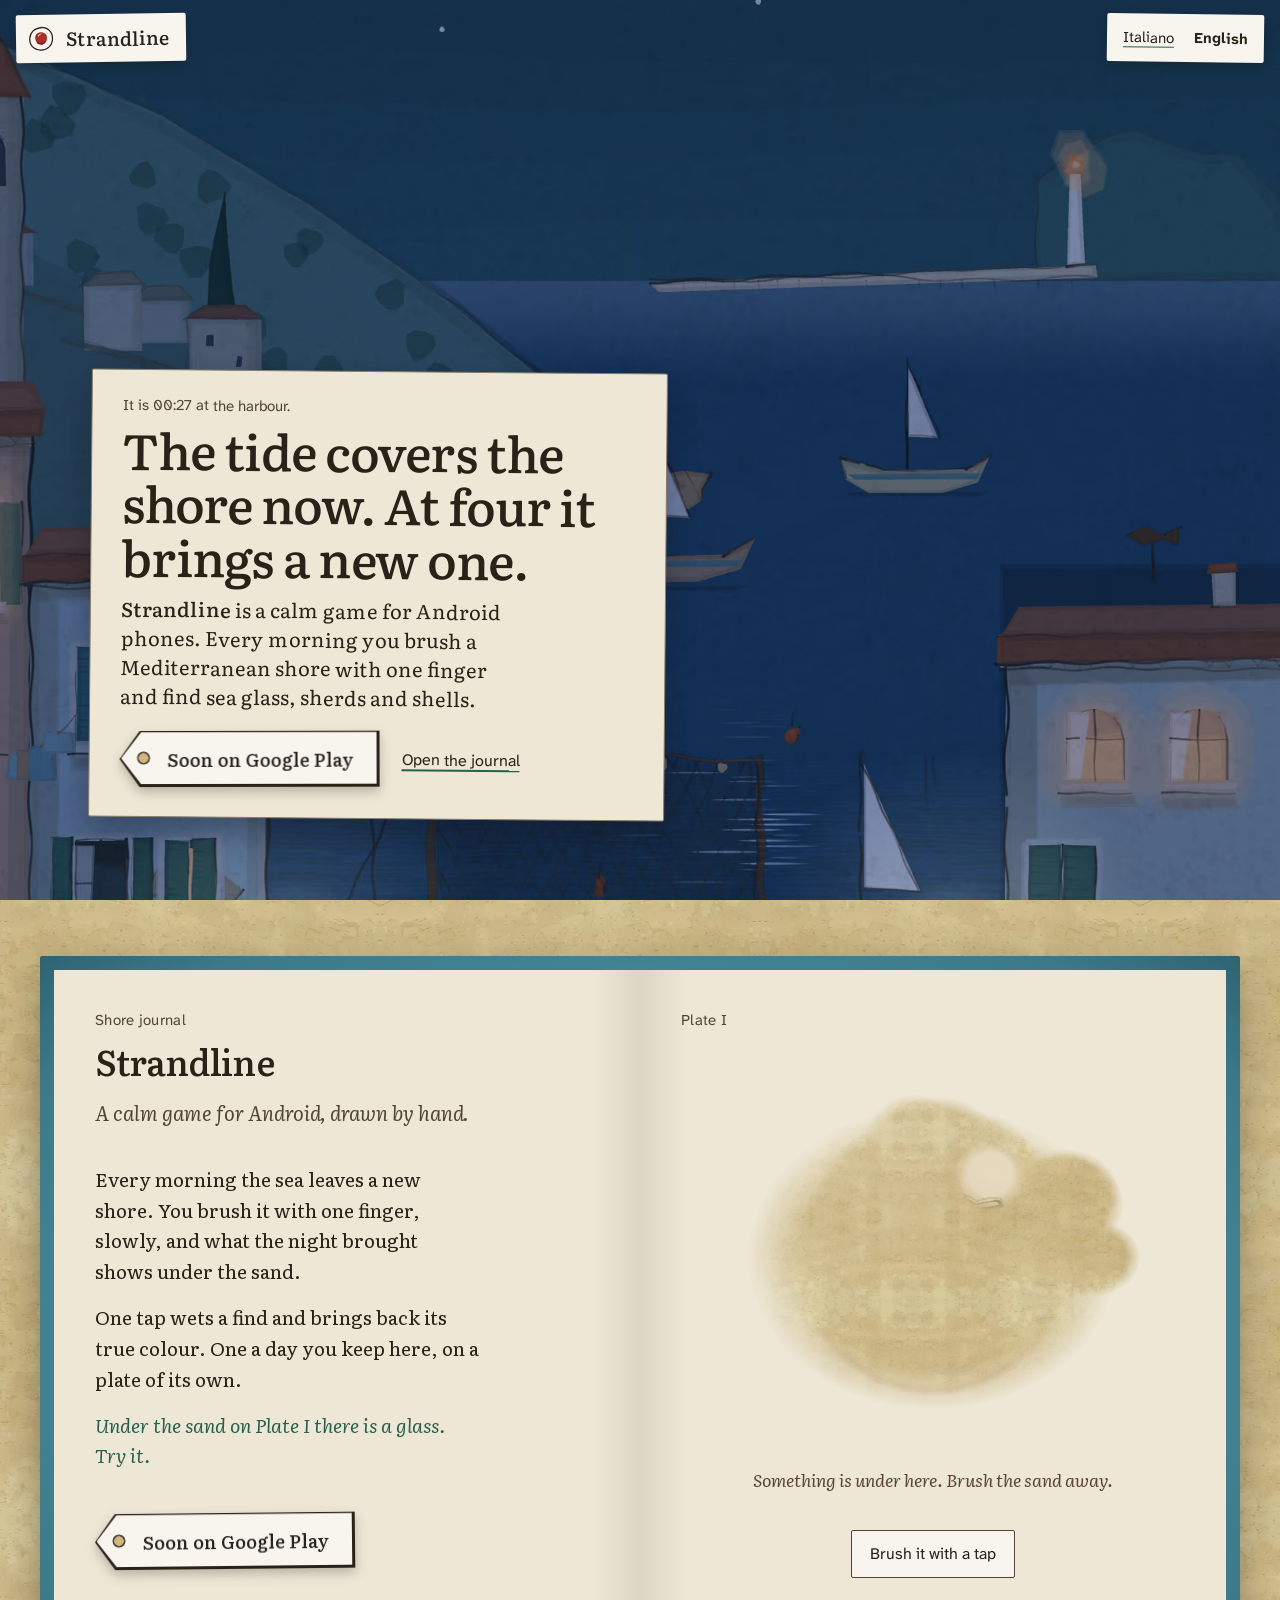
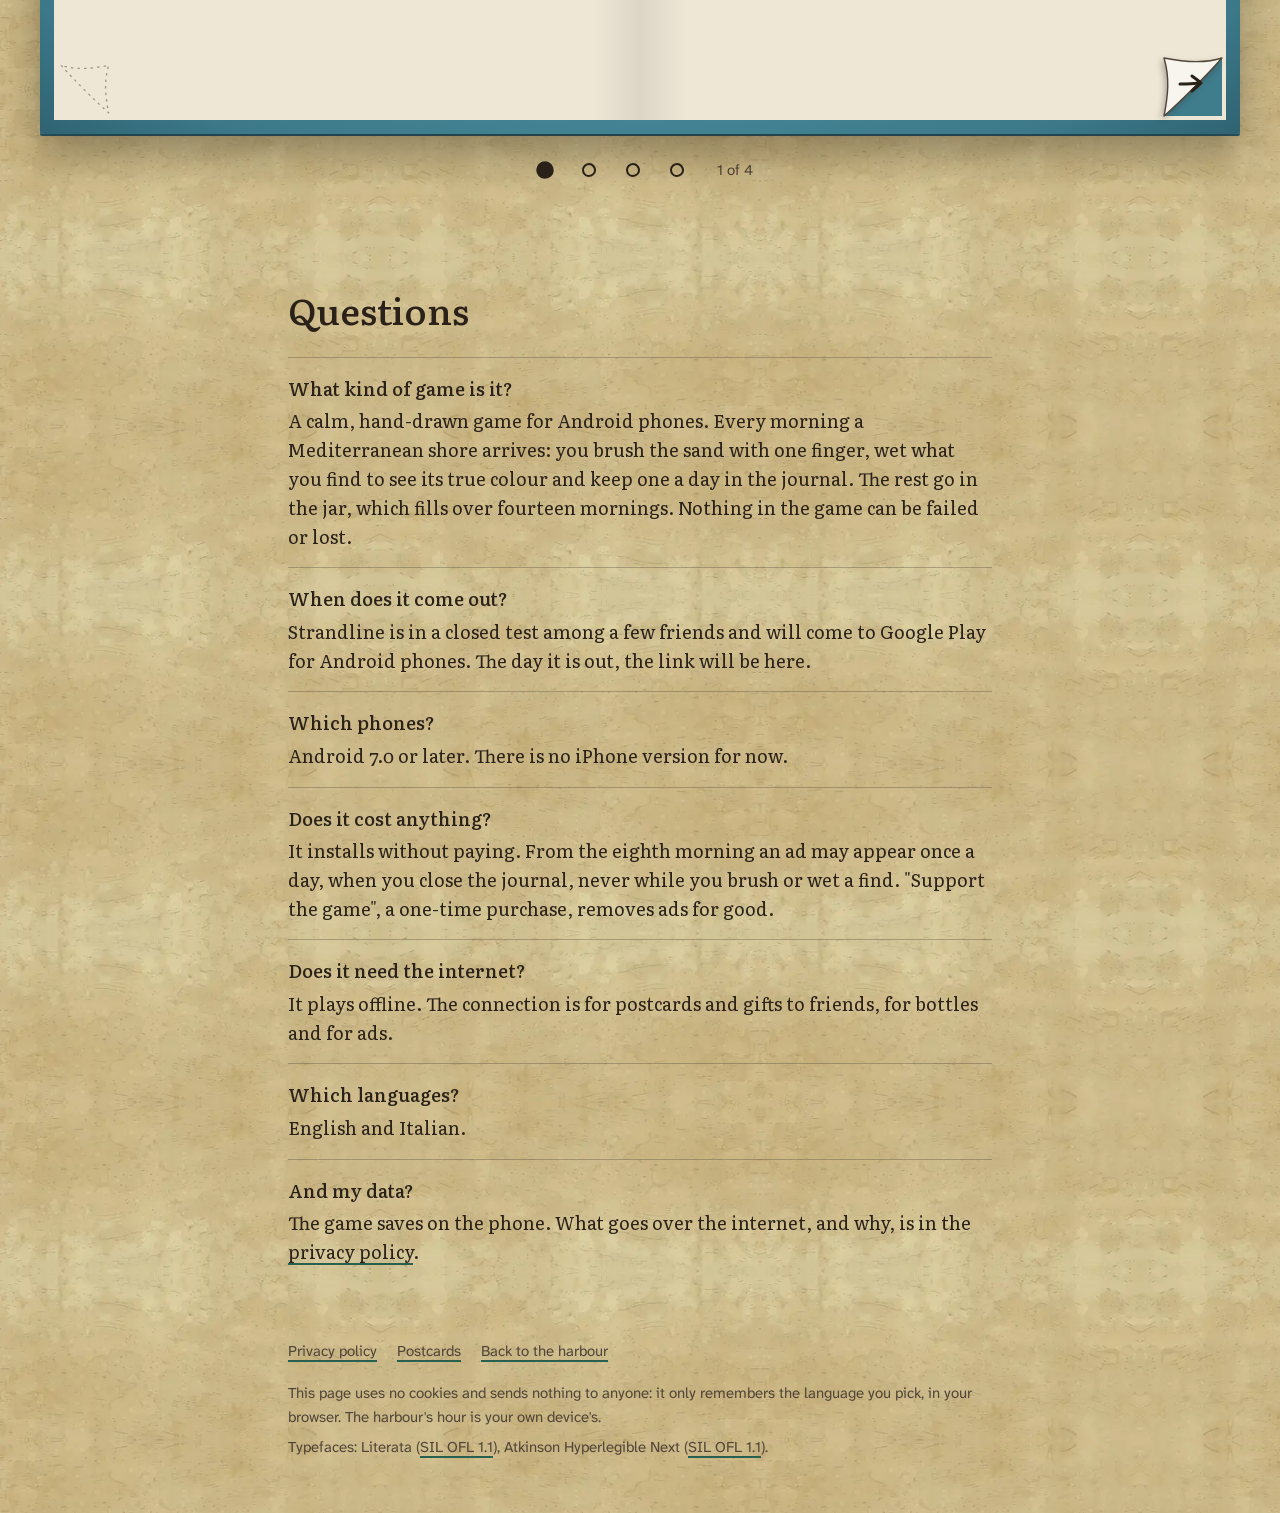
<file: index.html>
<!doctype html>
<html lang="it" data-lang="it" data-band="day">
<head>
<meta charset="utf-8">
<meta name="viewport" content="width=device-width, initial-scale=1">
<!-- Nothing leaves this page: every file comes from this site, no cookies, no analytics; the only thing kept (in the browser) is the language chosen. -->
<meta http-equiv="Content-Security-Policy" content="default-src 'self'; base-uri 'none'; form-action 'none'; object-src 'none'">
<meta name="referrer" content="no-referrer">
<meta name="color-scheme" content="light dark">
<meta name="theme-color" content="#458a9a" media="(prefers-color-scheme: light)">
<meta name="theme-color" content="#1f4858" media="(prefers-color-scheme: dark)">
<!--lang:it-->
<title>Strandline: vetri di mare, un gioco calmo per Android</title>
<meta name="description" content="Un gioco rilassante per Android, disegnato a mano: ogni mattina una riva del Mediterraneo da spazzolare con un dito. Trovi vetri di mare, cocci e conchiglie, e ne tieni uno nel taccuino.">
<meta property="og:title" content="Strandline: vetri di mare">
<meta property="og:description" content="Ogni mattina il mare lascia una riva nuova: spazzoli la sabbia, bagni i vetri di mare e ne tieni uno nel taccuino. Un gioco calmo per Android, disegnato a mano.">
<meta property="og:locale" content="it_IT">
<meta property="og:locale:alternate" content="en_US">
<meta property="og:url" content="https://strandlinegame.github.io/">
<meta property="og:image:alt" content="Il nome Strandline su un cartellino di carta, posato sulla sabbia sotto una linea di alghe e il bordo del mare.">
<meta name="twitter:image:alt" content="Il nome Strandline su un cartellino di carta, posato sulla sabbia sotto una linea di alghe e il bordo del mare.">
<link rel="canonical" href="https://strandlinegame.github.io/">
<script type="application/ld+json">
{
  "@context": "https://schema.org",
  "@type": "FAQPage",
  "inLanguage": "it",
  "mainEntity": [
    { "@type": "Question", "name": "Che gioco è Strandline?", "acceptedAnswer": { "@type": "Answer", "text": "Un gioco calmo per telefoni Android, disegnato a mano. Ogni mattina arriva una riva del Mediterraneo: spazzoli la sabbia con un dito, bagni i vetri di mare, i cocci e le conchiglie che trovi per vederne il colore vero, e ne tieni uno al giorno in un taccuino. Gli altri vanno in un barattolo che si riempie in quattordici mattine." } },
    { "@type": "Question", "name": "Quando esce Strandline?", "acceptedAnswer": { "@type": "Answer", "text": "Strandline è in prova chiusa tra pochi amici e arriverà su Google Play per telefoni Android. Il giorno in cui esce, il link sarà su questa pagina." } },
    { "@type": "Question", "name": "Su quali telefoni si gioca?", "acceptedAnswer": { "@type": "Answer", "text": "Sui telefoni Android con Android 7.0 o più recente. Per ora non c'è una versione per iPhone." } },
    { "@type": "Question", "name": "Costa qualcosa?", "acceptedAnswer": { "@type": "Answer", "text": "Si installa senza pagare. Dall'ottava mattina può comparire una pubblicità al giorno, quando chiudi il taccuino, mai mentre spazzoli o bagni un reperto. Con «Sostieni il gioco», un acquisto unico, le pubblicità spariscono per sempre." } },
    { "@type": "Question", "name": "Serve internet?", "acceptedAnswer": { "@type": "Answer", "text": "Si gioca anche senza internet. La connessione serve per mandare cartoline e regali agli amici, per le bottiglie e per la pubblicità." } },
    { "@type": "Question", "name": "In che lingue è?", "acceptedAnswer": { "@type": "Answer", "text": "In italiano e in inglese." } }
  ]
}
</script>
<!--/lang:it-->
<link rel="alternate" hreflang="it" href="https://strandlinegame.github.io/">
<link rel="alternate" hreflang="en" href="https://strandlinegame.github.io/en/">
<link rel="alternate" hreflang="x-default" href="https://strandlinegame.github.io/">
<meta property="og:site_name" content="Strandline">
<meta property="og:type" content="website">
<meta property="og:image" content="https://strandlinegame.github.io/img/og.jpg">
<meta property="og:image:width" content="1024">
<meta property="og:image:height" content="500">
<meta name="twitter:card" content="summary_large_image">
<meta name="twitter:image" content="https://strandlinegame.github.io/img/og.jpg">
<script type="application/ld+json">
{
  "@context": "https://schema.org",
  "@type": ["VideoGame", "MobileApplication"],
  "name": "Strandline",
  "url": "https://strandlinegame.github.io/",
  "description": "A calm, hand-drawn beachcombing game for Android: every morning a new Mediterranean shore to brush with one finger, sea glass, sherds and shells to wet and read, one find a day kept in a field journal and the rest poured into a jar that fills over fourteen mornings.",
  "image": "https://strandlinegame.github.io/img/og.jpg",
  "screenshot": ["https://strandlinegame.github.io/img/s-en-shore.webp", "https://strandlinegame.github.io/img/s-en-tag.webp", "https://strandlinegame.github.io/img/s-en-journal.webp", "https://strandlinegame.github.io/img/s-en-porto.webp"],
  "genre": ["Casual", "Cozy", "Collection"],
  "keywords": "sea glass, beachcombing, cozy game, relaxing game, shells, Mediterranean, field journal, vetri di mare",
  "gamePlatform": "Android",
  "operatingSystem": "Android 7.0 or later",
  "applicationCategory": "GameApplication",
  "inLanguage": ["it", "en"],
  "playMode": "SinglePlayer",
  "isAccessibleForFree": true,
  "author": { "@type": "Person", "name": "Jertlok" }
}
</script>
<script src="/lang.js"></script>
<script src="/now.js"></script>
<link rel="icon" href="/favicon.svg" type="image/svg+xml">
<link rel="preload" href="/fonts/literata.woff" as="font" type="font/woff" crossorigin>
<link rel="stylesheet" href="/style.css">
</head>
<body>

<a class="skip" href="#taccuino"><span lang="it">Salta al taccuino</span><span lang="en">Skip to the journal</span></a>

<header class="now" id="top">
  <!-- The harbour: the game's own, drawn at 3x for big screens; only the visitor's hour is ever fetched (the others stay hidden, and lazy). -->
  <div class="bg" aria-hidden="true">
    <picture class="h-dawn">
      <source media="(orientation: portrait)" type="image/avif" srcset="/img/porto-dawn-t1080.avif 1080w, /img/porto-dawn-t2160.avif 2160w" sizes="100vw">
      <source media="(orientation: portrait)" type="image/webp" srcset="/img/porto-dawn-t1080.webp 1080w, /img/porto-dawn-t2160.webp 2160w" sizes="100vw">
      <source type="image/avif" srcset="/img/porto-dawn-w1620.avif 1620w, /img/porto-dawn-w2520.avif 2520w, /img/porto-dawn-w3780.avif 3780w" sizes="100vw">
      <img src="/img/porto-dawn-w1620.webp" srcset="/img/porto-dawn-w1620.webp 1620w, /img/porto-dawn-w2520.webp 2520w, /img/porto-dawn-w3780.webp 3780w" sizes="100vw" width="1620" height="1157" alt="" loading="lazy" decoding="async">
    </picture>
    <picture class="h-day">
      <source media="(orientation: portrait)" type="image/avif" srcset="/img/porto-day-t1080.avif 1080w, /img/porto-day-t2160.avif 2160w" sizes="100vw">
      <source media="(orientation: portrait)" type="image/webp" srcset="/img/porto-day-t1080.webp 1080w, /img/porto-day-t2160.webp 2160w" sizes="100vw">
      <source type="image/avif" srcset="/img/porto-day-w1620.avif 1620w, /img/porto-day-w2520.avif 2520w, /img/porto-day-w3780.avif 3780w" sizes="100vw">
      <img src="/img/porto-day-w1620.webp" srcset="/img/porto-day-w1620.webp 1620w, /img/porto-day-w2520.webp 2520w, /img/porto-day-w3780.webp 3780w" sizes="100vw" width="1620" height="1157" alt="" loading="lazy" decoding="async">
    </picture>
    <picture class="h-golden">
      <source media="(orientation: portrait)" type="image/avif" srcset="/img/porto-golden-t1080.avif 1080w, /img/porto-golden-t2160.avif 2160w" sizes="100vw">
      <source media="(orientation: portrait)" type="image/webp" srcset="/img/porto-golden-t1080.webp 1080w, /img/porto-golden-t2160.webp 2160w" sizes="100vw">
      <source type="image/avif" srcset="/img/porto-golden-w1620.avif 1620w, /img/porto-golden-w2520.avif 2520w, /img/porto-golden-w3780.avif 3780w" sizes="100vw">
      <img src="/img/porto-golden-w1620.webp" srcset="/img/porto-golden-w1620.webp 1620w, /img/porto-golden-w2520.webp 2520w, /img/porto-golden-w3780.webp 3780w" sizes="100vw" width="1620" height="1157" alt="" loading="lazy" decoding="async">
    </picture>
    <picture class="h-night">
      <source media="(orientation: portrait)" type="image/avif" srcset="/img/porto-night-t1080.avif 1080w, /img/porto-night-t2160.avif 2160w" sizes="100vw">
      <source media="(orientation: portrait)" type="image/webp" srcset="/img/porto-night-t1080.webp 1080w, /img/porto-night-t2160.webp 2160w" sizes="100vw">
      <source type="image/avif" srcset="/img/porto-night-w1620.avif 1620w, /img/porto-night-w2520.avif 2520w, /img/porto-night-w3780.avif 3780w" sizes="100vw">
      <img src="/img/porto-night-w1620.webp" srcset="/img/porto-night-w1620.webp 1620w, /img/porto-night-w2520.webp 2520w, /img/porto-night-w3780.webp 3780w" sizes="100vw" width="1620" height="1157" alt="" loading="lazy" decoding="async">
    </picture>
  </div>
  <div class="topline">
    <a class="brand paper" href="/" aria-label="Strandline">
      <!-- The boot screen's mark: a bead of red sea glass in a loose ink ring. -->
      <svg class="mark" viewBox="0 0 120 120" aria-hidden="true" focusable="false">
        <path d="M60 14 C88 13 107 33 106 60 C105 86 86 106 58 105 C30 104 13 84 15 58 C17 34 34 16 63 15" fill="none" stroke="#2a2118" stroke-width="5" stroke-linecap="round"/>
        <path d="M37 58 C36 42 48 33 62 34 C78 35 86 47 84 61 C82 76 70 84 56 82 C44 80 38 71 37 58Z" fill="#a8302a"/>
        <path d="M44 70 C52 80 72 81 80 67 C78 79 68 85 56 83 C48 82 43 77 44 70Z" fill="#6e1b19"/>
        <path d="M48 47 C52 41 59 39 64 40 C58 42 53 46 50 52Z" fill="#f4e3d6"/>
      </svg>
      <span>Strandline</span>
    </a>
    <nav class="lang paper" aria-label="Lingua / Language">
      <a href="/" hreflang="it" data-set="it" aria-current="page">Italiano</a>
      <a href="/en/" hreflang="en" data-set="en">English</a>
    </nav>
  </div>

  <!-- The harbour behind is the game's own, at the visitor's hour (now.js); the tag says what that hour means on the shore. -->
  <div class="say">
    <p class="clock" data-clock-line hidden><span lang="it">Sono le <time data-clock></time>, al porto.</span><span lang="en">It is <time data-clock></time> at the harbour.</span></p>
    <p class="hour">
      <span class="dawn"><span lang="it">All'alba il mare ha lasciato una riva nuova.</span><span lang="en">At dawn the sea left a new shore.</span></span>
      <span class="day"><span lang="it">La riva di stamattina è ancora lì, sotto la sabbia.</span><span lang="en">This morning's shore is still there, under the sand.</span></span>
      <span class="golden"><span lang="it">C'è tempo fino alle nove, poi la marea copre la riva.</span><span lang="en">There is time until nine, then the tide covers the shore.</span></span>
      <span class="night"><span lang="it">Ora la marea copre la riva. Alle quattro ne porta una nuova.</span><span lang="en">The tide covers the shore now. At four it brings a new one.</span></span>
    </p>
    <h1>
      <span lang="it"><strong>Strandline</strong> è un gioco calmo per telefoni Android. Ogni mattina spazzoli una riva del Mediterraneo con un dito e trovi vetri di mare, cocci e conchiglie.</span>
      <span lang="en"><strong>Strandline</strong> is a calm game for Android phones. Every morning you brush a Mediterranean shore with one finger and find sea glass, sherds and shells.</span>
    </h1>
    <div class="act">
      <a class="way" data-play href="#" hidden><span lang="it">Entra nella prova</span><span lang="en">Join the test</span></a>
      <p class="way" data-soon><span lang="it">Presto su Google Play</span><span lang="en">Soon on Google Play</span></p>
      <a class="open-book" href="#taccuino"><span lang="it">Apri il taccuino</span><span lang="en">Open the journal</span></a>
    </div>
  </div>
</header>

<main class="desk" id="taccuino">
  <h2 class="sr" id="h-taccuino"><span lang="it">Il taccuino</span><span lang="en">The journal</span></h2>
  <div class="book">
    <div class="leaves" data-leaves tabindex="0" role="region" aria-labelledby="h-taccuino">

      <section class="page" aria-labelledby="h-strandline">
        <p class="tav"><span lang="it">Taccuino di riva</span><span lang="en">Shore journal</span></p>
        <h2 id="h-strandline" class="title">Strandline</h2>
        <p class="subtitle"><span lang="it">Un gioco calmo per Android, disegnato a mano.</span><span lang="en">A calm game for Android, drawn by hand.</span></p>
        <div class="entry">
          <p lang="it">Ogni mattina il mare lascia una riva nuova. La spazzoli con un dito, piano, e sotto la sabbia compare quello che ha portato la notte.</p>
          <p lang="en">Every morning the sea leaves a new shore. You brush it with one finger, slowly, and what the night brought shows under the sand.</p>
          <p lang="it">Un tocco bagna il reperto e gli ridà il suo colore vero. Uno al giorno lo tieni qui, su una tavola tutta sua.</p>
          <p lang="en">One tap wets a find and brings back its true colour. One a day you keep here, on a plate of its own.</p>
          <p class="hand" lang="it">Nella Tav. I c'è un vetro sotto la sabbia. Provalo.</p>
          <p class="hand" lang="en">Under the sand on Plate I there is a glass. Try it.</p>
        </div>
        <a class="way" data-play href="#" hidden><span lang="it">Entra nella prova</span><span lang="en">Join the test</span></a>
        <p class="way" data-soon><span lang="it">Presto su Google Play</span><span lang="en">Soon on Google Play</span></p>
      </section>

      <section class="page" aria-labelledby="h-tav1">
        <p class="tav" id="h-tav1"><span lang="it">Tav. I</span><span lang="en">Plate I</span></p>
        <figure class="dig" data-dig>
          <div class="bed">
            <span class="ring" aria-hidden="true"></span>
            <img class="find dry" src="/img/glass-dry.webp" width="338" height="426" alt="">
            <img class="find wet" src="/img/glass-wet.webp" width="339" height="431" alt="">
            <canvas aria-hidden="true"></canvas>
          </div>
          <p class="says" aria-hidden="true">
            <span data-step="bury"><span lang="it">Qui sotto c'è qualcosa. Spazzola via la sabbia.</span><span lang="en">Something is under here. Brush the sand away.</span></span>
            <span data-step="dry"><span lang="it">Eccolo. Toccalo per bagnarlo.</span><span lang="en">There. Tap it to wet it.</span></span>
            <span data-step="wet"><span lang="it">Così, ogni mattina, una riva intera.</span><span lang="en">Like this, every morning, a whole shore.</span></span>
          </p>
          <button type="button" class="do" data-do>
            <span data-step="bury"><span lang="it">Spazzola con un tocco</span><span lang="en">Brush it with a tap</span></span>
            <span data-step="dry"><span lang="it">Bagnalo</span><span lang="en">Wet it</span></span>
          </button>
          <figcaption class="plate-name">
            <h3><span lang="it">Vetro di mare, verde bottiglia</span><span lang="en">Sea glass, bottle green</span></h3>
            <p class="hand"><span lang="it">Trovato oggi, sulla tua riva.</span><span lang="en">Found today, on your shore.</span></p>
            <p><span lang="it">Bagnato torna al verde pieno della bottiglia; asciutto, si schiarisce e si spegne.</span><span lang="en">Wet, it returns to the bottle's full green; dry, it pales and dulls.</span></p>
          </figcaption>
          <p class="sr" aria-live="polite" data-say></p>
        </figure>
      </section>

      <section class="page" aria-labelledby="h-mattina">
        <h2 id="h-mattina"><span lang="it">Pochi minuti, ogni mattina</span><span lang="en">A few minutes, every morning</span></h2>
        <figure class="pinned">
          <img lang="it" src="/img/s-it-shore.webp" width="360" height="640" loading="lazy" decoding="async" alt="La riva appena arrivata nel gioco: il mare, una linea di alghe, il nome Strandline scritto nella sabbia umida.">
          <img lang="en" src="/img/s-en-shore.webp" width="360" height="640" loading="lazy" decoding="async" alt="A new shore in the game: the sea, a line of seaweed, the name Strandline written in the damp sand.">
        </figure>
        <ol class="day">
          <li><b><span lang="it">Spazzoli</span><span lang="en">Brush</span></b>
            <span lang="it">Alle quattro del mattino arriva una riva nuova, con sei o nove reperti sotto la sabbia. Dopo una mareggiata possono essere dodici.</span>
            <span lang="en">At four in the morning a new shore comes in, with six to nine finds under the sand. After a storm there can be twelve.</span></li>
          <li><b><span lang="it">Bagni</span><span lang="en">Wet</span></b>
            <span lang="it">Un tocco ridà al reperto il suo colore. Accanto si apre un cartellino che dice cos'è e racconta una cosa vera su di lui.</span>
            <span lang="en">One tap brings back a find's colour. A paper tag opens beside it, says what it is and tells one true thing about it.</span></li>
          <li><b><span lang="it">Tieni</span><span lang="en">Keep</span></b>
            <span lang="it">Uno resta sulla tavola del giorno, nel taccuino. Gli altri li versi nel barattolo.</span>
            <span lang="en">One stays on the day's plate in the journal. The rest you pour into the jar.</span></li>
        </ol>
        <p class="small" lang="it">Una riva dura quanto un caffè. Si gioca con una mano, anche senza internet; ogni trascinamento ha un'alternativa con un tocco.</p>
        <p class="small" lang="en">A shore lasts about as long as a coffee. It plays with one hand, offline too; every drag has a tap alternative.</p>
      </section>

      <section class="page" aria-labelledby="h-reperti">
        <p class="tav"><span lang="it">Tav. II</span><span lang="en">Plate II</span></p>
        <h2 id="h-reperti"><span lang="it">77 cose da trovare</span><span lang="en">77 things to find</span></h2>
        <p lang="it">Vetri levigati, conchiglie, cocci di piatti e d'anfore, perfino una bottiglia con un messaggio. Sono tutte cose del Mediterraneo, disegnate a inchiostro e acquerello.</p>
        <p lang="en">Smoothed glass, shells, sherds of plates and amphorae, even a message in a bottle. All of them come from the Mediterranean, drawn in ink and watercolour.</p>
        <ul class="loose">
          <li><img src="/img/find-glass_bottle_green.webp" width="136" height="174" loading="lazy" decoding="async" alt=""><span lang="it">Vetro verde bottiglia</span><span lang="en">Bottle green glass</span></li>
          <li><img src="/img/find-shell_murex.webp" width="306" height="221" loading="lazy" decoding="async" alt=""><span lang="it">Murice</span><span lang="en">Murex</span></li>
          <li><img src="/img/find-pottery_maiolica.webp" width="224" height="268" loading="lazy" decoding="async" alt=""><span lang="it">Coccio di maiolica</span><span lang="en">Maiolica sherd</span></li>
          <li><img src="/img/find-coral_red.webp" width="136" height="156" loading="lazy" decoding="async" alt=""><span lang="it">Corallo rosso</span><span lang="en">Red coral</span></li>
          <li><img src="/img/find-glass_cobalt.webp" width="162" height="116" loading="lazy" decoding="async" alt=""><span lang="it">Vetro blu cobalto</span><span lang="en">Cobalt glass</span></li>
          <li><img src="/img/find-shell_scallop.webp" width="271" height="280" loading="lazy" decoding="async" alt=""><span lang="it">Canestrello</span><span lang="en">Variegated scallop</span></li>
          <li><img src="/img/find-egagropilo.webp" width="136" height="140" loading="lazy" decoding="async" alt=""><span lang="it">Egagropilo</span><span lang="en">Posidonia ball</span></li>
          <li><img src="/img/find-glass_message.webp" width="250" height="181" loading="lazy" decoding="async" alt=""><span lang="it">Bottiglia con messaggio</span><span lang="en">Message in a bottle</span></li>
          <li><img src="/img/find-shell_urchin.webp" width="194" height="204" loading="lazy" decoding="async" alt=""><span lang="it">Guscio di riccio</span><span lang="en">Sea urchin test</span></li>
          <li><img src="/img/find-coin_worn.webp" width="186" height="182" loading="lazy" decoding="async" alt=""><span lang="it">Moneta consumata</span><span lang="en">Worn coin</span></li>
          <li><img src="/img/find-sea_star.webp" width="159" height="176" loading="lazy" decoding="async" alt=""><span lang="it">Stella marina</span><span lang="en">Sea star</span></li>
          <li><img src="/img/find-shell_cowrie.webp" width="240" height="205" loading="lazy" decoding="async" alt=""><span lang="it">Porcellana</span><span lang="en">Cowrie</span></li>
        </ul>
        <p class="hand more-finds"><span lang="it">Settantasette in tutto, ognuna con la sua tavola.</span><span lang="en">Seventy-seven in all, each with its own plate.</span></p>
      </section>

      <section class="page" aria-labelledby="h-barattolo">
        <p class="tav"><span lang="it">Il barattolo</span><span lang="en">The jar</span></p>
        <h2 id="h-barattolo"><span lang="it">Gli altri vanno nel barattolo</span><span lang="en">The rest go in the jar</span></h2>
        <p lang="it">Ogni reperto che versi lascia uno schizzo a margine della pagina. In quattordici mattine il barattolo si riempie e diventa anche lui una tavola.</p>
        <p lang="en">Each find you pour leaves a sketch in the page's margin. Over fourteen mornings the jar fills and becomes a plate of its own.</p>
        <figure class="shot r">
          <img src="/img/jar.webp" width="640" height="859" loading="lazy" decoding="async" lang="it" alt="Il barattolo da vicino: conchiglie rosa, un riccio viola, vetri blu e verdi, cocci di ceramica, sassi grigi con venature bianche.">
          <img src="/img/jar.webp" width="640" height="859" loading="lazy" decoding="async" lang="en" alt="The jar up close: pink shells, a purple urchin, blue and green glass, pottery sherds, grey pebbles with white veins.">
        </figure>
        <svg class="tally" viewBox="0 0 130 34" aria-hidden="true" focusable="false">
          <path d="M5.5 5.4 L6.5 30.4 M13.7 4.5 L14.7 29.6 M21.8 5.4 L21.7 29.9 M29.5 4.4 L31.2 28.9 M2.0 24.5 L35.0 9.6 M52.2 4.3 L52.2 29.7 M59.6 5.3 L58.9 28.8 M67.5 4.4 L69.4 29.0 M76.6 4.9 L76.3 30.2 M48.0 25.4 L81.0 8.2 M98.1 5.3 L97.0 28.2 M106.4 5.0 L105.1 29.1 M113.7 5.6 L114.0 28.3 M122.4 4.2 L121.3 28.1" fill="none" stroke="currentColor" stroke-width="2" stroke-linecap="round"/>
        </svg>
        <p class="sr"><span lang="it">Quattordici tacche, quattordici mattine.</span><span lang="en">Fourteen tally marks, fourteen mornings.</span></p>
        <p class="small" lang="it">Se salti un giorno, domattina c'è una riva nuova e il taccuino è dove l'hai lasciato. Quello che trovi resta tuo.</p>
        <p class="small" lang="en">If you skip a day, there is a new shore tomorrow and the journal is where you left it. What you find stays yours.</p>
      </section>

      <section class="page" aria-labelledby="h-stanza">
        <h2 id="h-stanza"><span lang="it">La stanza e il porto</span><span lang="en">The room and the harbour</span></h2>
        <p lang="it">Tra una riva e l'altra c'è la tua stanza, con la finestra sul mare. Al muro arrivano dei biglietti: Giulia tiene un museo sul davanzale, Tonino ripara le reti al porto. Ognuno cerca qualcosa, e tu puoi prestarglielo.</p>
        <p lang="en">Between shores there is your room, with its window on the sea. Notes arrive on its wall: Giulia keeps a museum on her windowsill, Tonino mends nets at the harbour. Each is looking for something, and you can lend it.</p>
        <figure class="shot l">
          <img src="/img/room.webp" width="640" height="1007" loading="lazy" decoding="async" lang="it" alt="La stanza: un muro chiaro con biglietti appesi, una finestra ad arco sul mare, sul davanzale il taccuino blu e il barattolo, sotto la vetrina dei reperti.">
          <img src="/img/room.webp" width="640" height="1007" loading="lazy" decoding="async" lang="en" alt="The room: a pale wall with notes pinned on it, an arched window on the sea, the blue journal and the jar on the sill, the finds' glass case below.">
        </figure>
        <p class="hand" lang="it">Al porto la luce segue l'ora del giorno, come in cima a questa pagina.</p>
        <p class="hand" lang="en">At the harbour the light follows the hour of the day, as at the top of this page.</p>
      </section>

      <section class="page" aria-labelledby="h-amici">
        <h2 id="h-amici"><span lang="it">Per gli amici, e per il mare</span><span lang="en">For friends, and for the sea</span></h2>
        <p lang="it">Un reperto lo puoi mandare a un'amica come cartolina, o regalarglielo. Le arriva un link che apre il gioco, e lo trova appeso al muro della sua stanza.</p>
        <p lang="en">You can send a find to a friend as a postcard, or give it to them. They get a link that opens the game, and find it hanging on their room's wall.</p>
        <p lang="it">Oppure lo chiudi in una bottiglia con una frase e la butti dal molo. Una mattina arriverà sulla riva di qualcuno che non conosci, e potrà risponderti una volta.</p>
        <p lang="en">Or you cork it in a bottle with one sentence and throw it from the quay. Some morning it washes up on a stranger's shore, and they may answer you once.</p>
        <figure class="shot l">
          <img src="/img/postcard.webp" width="600" height="447" loading="lazy" decoding="async" lang="it" alt="Il fronte di una cartolina: un vetro di mare azzurro disegnato sulla sabbia, sotto una striscia di mare chiaro.">
          <img src="/img/postcard.webp" width="600" height="447" loading="lazy" decoding="async" lang="en" alt="A postcard's front: a pale blue piece of sea glass drawn on the sand, under a strip of light sea.">
        </figure>
        <img class="bottle" src="/img/find-glass_message.webp" width="250" height="181" loading="lazy" decoding="async" alt="">
        <p class="small" lang="it">Viaggiano solo reperti e frasi già scritte: il gioco non ha una chat e non chiede un account. <a href="/cartoline/">Hai ricevuto una cartolina?</a></p>
        <p class="small" lang="en">Only finds and ready-written sentences travel: the game has no chat and asks for no account. <a href="/cartoline/">Got a postcard?</a></p>
      </section>

      <section class="page last" aria-labelledby="h-domattina">
        <h2 id="h-domattina"><span lang="it">Domattina, sulla riva.</span><span lang="en">Tomorrow morning, on the shore.</span></h2>
        <p lang="it">Dalle nove di sera la marea copre la riva. Alle quattro ne porta una nuova, con quello che ha trovato la notte.</p>
        <p lang="en">From nine in the evening the tide covers the shore. At four it brings a new one, with what the night found.</p>
        <div>
          <a class="way" data-play href="#" hidden><span lang="it">Entra nella prova</span><span lang="en">Join the test</span></a>
          <p class="way" data-soon><span lang="it">Presto su Google Play</span><span lang="en">Soon on Google Play</span></p>
        </div>
        <p class="small"><a href="#domande"><span lang="it">Domande sul gioco</span><span lang="en">Questions about the game</span></a></p>
      </section>
    </div>
    <button class="turn turn-back" type="button" data-turn="-1" hidden>
      <svg viewBox="0 0 76 76" aria-hidden="true" focusable="false">
        <path class="cut" d="M72 14 C58 30 30 58 14 72 L72 72Z"/>
        <path class="flap" d="M72 14 C58 30 30 58 14 72 C18 52 20 34 14 14 C34 18 54 20 72 14Z"/>
        <path class="arrow" d="M30 40 C36 40 42 40 48 39 M42 32 C46 35 49 37 51 39 C48 42 45 44 42 47"/>
      </svg>
      <span class="sr"><span lang="it">Pagina precedente</span><span lang="en">Previous page</span></span>
    </button>
    <button class="turn turn-on" type="button" data-turn="1" hidden>
      <svg viewBox="0 0 76 76" aria-hidden="true" focusable="false">
        <path class="cut" d="M72 14 C58 30 30 58 14 72 L72 72Z"/>
        <path class="flap" d="M72 14 C58 30 30 58 14 72 C18 52 20 34 14 14 C34 18 54 20 72 14Z"/>
        <path class="arrow" d="M30 40 C36 40 42 40 48 39 M42 32 C46 35 49 37 51 39 C48 42 45 44 42 47"/>
      </svg>
      <span class="sr"><span lang="it">Pagina successiva</span><span lang="en">Next page</span></span>
    </button>
  </div>
  <!-- Turning pages: the page's own corners and a row of beads; shown by site.js (without it the book still scrolls and swipes). -->
  <div class="leafing" data-leafing hidden>
    <div class="beads" data-beads role="group"><span class="sr"><span lang="it">Pagine del taccuino</span><span lang="en">Journal pages</span></span></div>
    <output class="count" data-count aria-live="polite"></output>
  </div>
</main>

<section class="faq" id="domande" aria-labelledby="h-domande">
  <h2 id="h-domande"><span lang="it">Domande</span><span lang="en">Questions</span></h2>
  <dl>
    <div>
      <dt><span lang="it">Che gioco è?</span><span lang="en">What kind of game is it?</span></dt>
      <dd lang="it">Un gioco calmo per telefoni Android, disegnato a mano. Ogni mattina arriva una riva del Mediterraneo: spazzoli la sabbia con un dito, bagni quello che trovi per vederne il colore vero e ne tieni uno al giorno nel taccuino. Gli altri vanno nel barattolo, che si riempie in quattordici mattine. Nel gioco non si sbaglia e non si perde niente.</dd>
      <dd lang="en">A calm, hand-drawn game for Android phones. Every morning a Mediterranean shore arrives: you brush the sand with one finger, wet what you find to see its true colour and keep one a day in the journal. The rest go in the jar, which fills over fourteen mornings. Nothing in the game can be failed or lost.</dd>
    </div>
    <div>
      <dt><span lang="it">Quando esce?</span><span lang="en">When does it come out?</span></dt>
      <dd lang="it">Strandline è in prova chiusa tra pochi amici e arriverà su Google Play per telefoni Android. Il giorno in cui esce, il link sarà qui.</dd>
      <dd lang="en">Strandline is in a closed test among a few friends and will come to Google Play for Android phones. The day it is out, the link will be here.</dd>
    </div>
    <div>
      <dt><span lang="it">Su quali telefoni?</span><span lang="en">Which phones?</span></dt>
      <dd lang="it">Android 7.0 o più recente. Per ora non c'è una versione per iPhone.</dd>
      <dd lang="en">Android 7.0 or later. There is no iPhone version for now.</dd>
    </div>
    <div>
      <dt><span lang="it">Costa qualcosa?</span><span lang="en">Does it cost anything?</span></dt>
      <dd lang="it">Si installa senza pagare. Dall'ottava mattina può comparire una pubblicità al giorno, quando chiudi il taccuino, mai mentre spazzoli o bagni un reperto. Con «Sostieni il gioco», un acquisto unico, le pubblicità spariscono per sempre.</dd>
      <dd lang="en">It installs without paying. From the eighth morning an ad may appear once a day, when you close the journal, never while you brush or wet a find. "Support the game", a one-time purchase, removes ads for good.</dd>
    </div>
    <div>
      <dt><span lang="it">Serve internet?</span><span lang="en">Does it need the internet?</span></dt>
      <dd lang="it">Si gioca anche senza. La connessione serve per le cartoline e i regali agli amici, per le bottiglie e per la pubblicità.</dd>
      <dd lang="en">It plays offline. The connection is for postcards and gifts to friends, for bottles and for ads.</dd>
    </div>
    <div>
      <dt><span lang="it">In che lingue?</span><span lang="en">Which languages?</span></dt>
      <dd lang="it">Italiano e inglese.</dd>
      <dd lang="en">English and Italian.</dd>
    </div>
    <div>
      <dt><span lang="it">E i miei dati?</span><span lang="en">And my data?</span></dt>
      <dd lang="it">Il gioco salva sul telefono. Cosa passa per internet, e perché, è scritto nell'<a href="/privacy/">informativa sulla privacy</a>.</dd>
      <dd lang="en">The game saves on the phone. What goes over the internet, and why, is in the <a href="/privacy/">privacy policy</a>.</dd>
    </div>
  </dl>
</section>

<footer>
  <p class="links">
    <a href="/privacy/"><span lang="it">Informativa sulla privacy</span><span lang="en">Privacy policy</span></a>
    <a href="/cartoline/"><span lang="it">Cartoline</span><span lang="en">Postcards</span></a>
    <a href="#top"><span lang="it">Torna al porto</span><span lang="en">Back to the harbour</span></a>
  </p>
  <p><span lang="it">Questa pagina non usa cookie e non manda niente a nessuno: ricorda solo la lingua che scegli, nel tuo browser. L'ora del porto è quella del tuo telefono.</span><span lang="en">This page uses no cookies and sends nothing to anyone: it only remembers the language you pick, in your browser. The harbour's hour is your own device's.</span></p>
  <p class="fonts"><span lang="it">Caratteri:</span><span lang="en">Typefaces:</span> Literata (<a href="/fonts/OFL-Literata.txt">SIL OFL 1.1</a>), Atkinson Hyperlegible Next (<a href="/fonts/OFL-AtkinsonHyperlegibleNext.txt">SIL OFL 1.1</a>).</p>
</footer>

<script src="/site.js"></script>
</body>
</html>
</file>
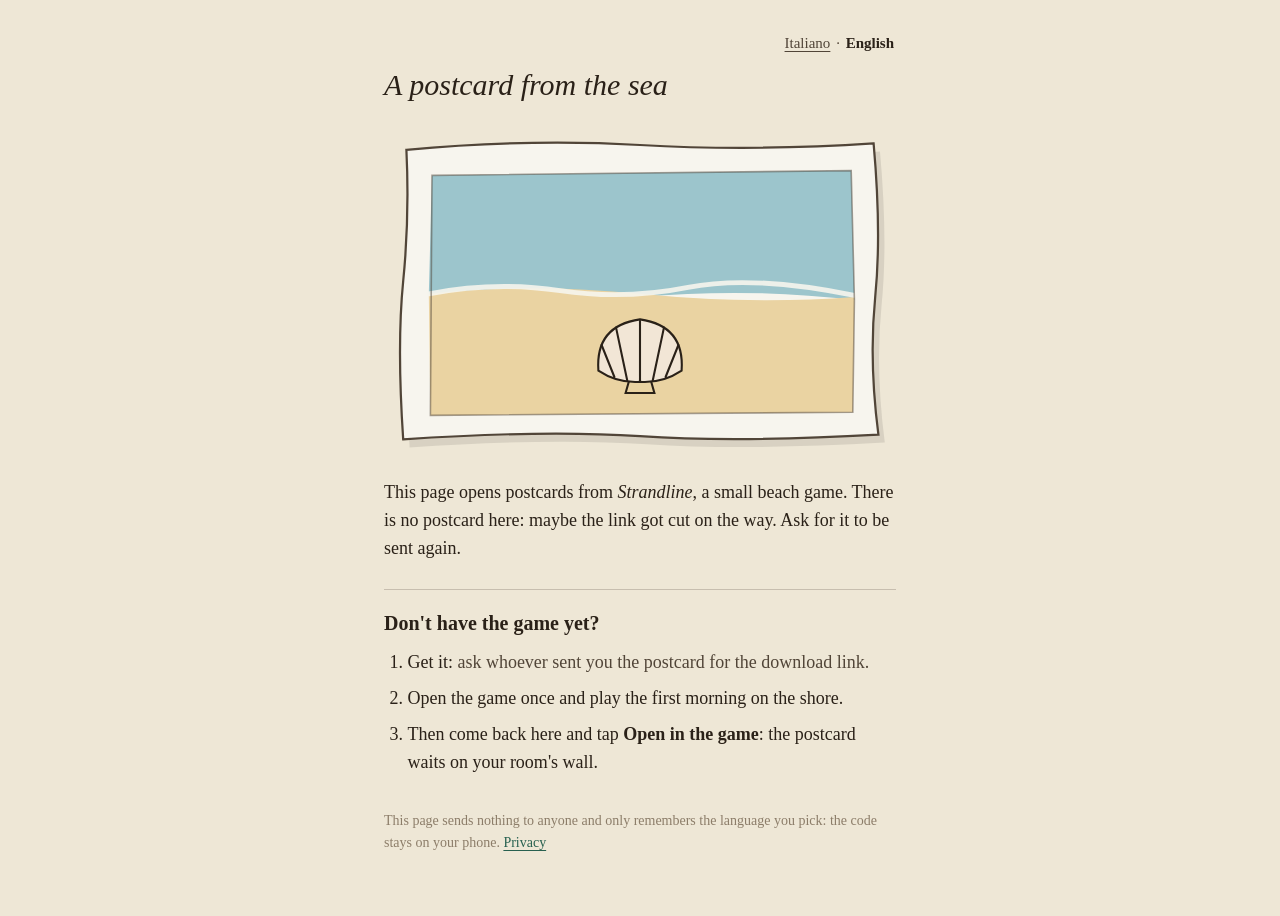
<file: cartoline/index.html>
<!doctype html>
<html lang="it">
<head>
<meta charset="utf-8">
<meta name="viewport" content="width=device-width, initial-scale=1">
<!-- Nothing leaves this page: no requests, no cookies, no analytics; only the chosen language is kept in the browser. The card's code is after '#', which the browser
     never sends to the server; this script only reads it to build the button and the text to copy. -->
<meta http-equiv="Content-Security-Policy" content="default-src 'none'; style-src 'unsafe-inline'; script-src 'unsafe-inline'; img-src data:; base-uri 'none'; form-action 'none'">
<meta name="referrer" content="no-referrer">
<meta name="robots" content="noindex">
<title>Una cartolina dal mare</title>
<style>
  :root {
    --paper: #eee7d6; --card: #f7f5ee; --ink: #2a2118; --ink-soft: #514538; --veiled: #8c7d69;
    --sea: #9cc5cc; --sea-deep: #458a9a; --sand: #ead3a2; --note: #27604f; --terra: #a4593f;
  }
  @media (prefers-color-scheme: dark) {
    :root:not([data-theme="light"]) {
      --paper: #1f2a2e; --card: #2a3438; --ink: #efe8d8; --ink-soft: #cfc4ae; --veiled: #a3967f;
      --sea: #4d7f8a; --sea-deep: #9cc5cc; --sand: #8a7650; --note: #7fbfa8; --terra: #e0a184;
    }
  }
  * { box-sizing: border-box; }
  html { -webkit-text-size-adjust: 100%; }
  body {
    margin: 0; background: var(--paper); color: var(--ink);
    font: 18px/1.55 "Iowan Old Style", "Palatino Linotype", Palatino, Georgia, "Noto Serif", serif;
  }
  main { max-width: 34rem; margin: 0 auto; padding: 28px 16px 48px; }
  .lang { text-align: right; font-size: 15px; color: var(--ink-soft); margin: 0 0 8px; }
  .lang button { font: inherit; color: inherit; background: none; border: 0; padding: 4px 2px; cursor: pointer; text-decoration: underline; text-underline-offset: 3px; }
  .lang button[aria-pressed="true"] { text-decoration: none; font-weight: 600; color: var(--ink); }
  h1 { font-weight: 500; font-style: italic; font-size: 30px; line-height: 1.2; margin: 6px 0 18px; }
  p { margin: 0 0 14px; }
  .soft { color: var(--ink-soft); }
  svg.card { display: block; width: 100%; height: auto; margin: 4px 0 22px; }
  .open {
    display: block; width: 100%; text-align: center; text-decoration: none; font: inherit; font-size: 19px;
    background: var(--note); color: #f7f5ee; border: 0; padding: 15px 18px; margin: 6px 0 10px; cursor: pointer;
    border-radius: 3px 6px 4px 7px; box-shadow: 2px 3px 0 rgba(42, 33, 24, .22);
  }
  .plain {
    font: inherit; font-size: 17px; background: var(--card); color: var(--ink); border: 1.5px solid var(--ink-soft);
    padding: 10px 16px; cursor: pointer; border-radius: 6px 3px 7px 4px;
  }
  .code {
    background: var(--card); border: 1.5px dashed var(--veiled); padding: 12px 14px; margin: 10px 0;
    font-family: ui-monospace, "DejaVu Sans Mono", Menlo, monospace; font-size: 15px; letter-spacing: .04em; word-spacing: .3em;
    overflow-wrap: anywhere; user-select: all; -webkit-user-select: all;
  }
  section { border-top: 1px solid rgba(81, 69, 56, .25); margin-top: 26px; padding-top: 18px; }
  h2 { font-size: 20px; font-weight: 600; margin: 0 0 10px; }
  ol { padding-left: 1.3em; margin: 0 0 14px; }
  li { margin: 0 0 8px; }
  a { color: var(--note); text-underline-offset: 3px; }
  footer { margin-top: 34px; font-size: 14px; color: var(--veiled); }
  [hidden] { display: none !important; }
  html[data-lang="it"] [lang="en"], html[data-lang="en"] [lang="it"] { display: none !important; }
</style>
</head>
<body>
<main>
  <p class="lang"><button type="button" data-set="it" aria-pressed="true">Italiano</button> · <button type="button" data-set="en" aria-pressed="false">English</button></p>

  <h1><span lang="it">Una cartolina dal mare</span><span lang="en">A postcard from the sea</span></h1>

  <svg class="card" viewBox="0 0 320 210" role="img" aria-hidden="true">
    <path d="M14 18 Q90 11 160 15 T306 14 Q311 70 307 110 T309 196 Q220 201 160 197 T12 199 Q8 140 12 100 T14 18Z" fill="#00000018" transform="translate(4 5)"/>
    <path d="M14 18 Q90 11 160 15 T306 14 Q311 70 307 110 T309 196 Q220 201 160 197 T12 199 Q8 140 12 100 T14 18Z" fill="var(--card)" stroke="var(--ink-soft)" stroke-width="1.4"/>
    <path d="M30 34 L292 31 L294 112 Q230 104 160 110 T28 108Z" fill="var(--sea)"/>
    <path d="M28 108 Q90 101 160 108 T294 110 L293 182 L29 184Z" fill="var(--sand)"/>
    <path d="M28 108 Q70 100 110 106 T190 104 T294 109" fill="none" stroke="#f7f5ee" stroke-width="3" stroke-linecap="round" opacity=".9"/>
    <g transform="translate(160 150)" stroke="var(--ink)" stroke-width="1.3" fill="none" stroke-linecap="round">
      <path d="M-26 6 Q-28 -22 0 -26 Q28 -22 26 6 Q14 14 0 13 Q-14 14 -26 6Z" fill="#f2e6d6"/>
      <path d="M0 13 L0 -25 M-8 12 L-15 -21 M8 12 L15 -21 M-16 10 L-24 -10 M16 10 L24 -10"/>
      <path d="M-7 13 L-9 20 L9 20 L7 13"/>
    </g>
    <path d="M30 34 L292 31 L294 112 L293 182 L29 184Z" fill="none" stroke="var(--ink-soft)" stroke-width="1" opacity=".5"/>
  </svg>

  <!-- With a code: open it in the game, or copy it. -->
  <div id="with-code" hidden>
    <p lang="it">Qualcuno ti ha mandato una cartolina da <em>Strandline</em>, un piccolo gioco di spiaggia: si spazzola la sabbia e si trovano cose portate dal mare.</p>
    <p lang="en">Someone sent you a postcard from <em>Strandline</em>, a small beach game: you brush the sand and find what the sea brought in.</p>
    <a id="open" class="open" href="#" hidden><span lang="it">Apri nel gioco</span><span lang="en">Open in the game</span></a>
    <p id="not-android" class="soft" hidden><span lang="it">Il gioco è per telefoni Android. Apri questo link da lì.</span><span lang="en">The game is for Android phones. Open this link there.</span></p>
    <p class="soft"><span lang="it">Il codice della cartolina, se serve incollarlo a mano:</span><span lang="en">The postcard's code, in case you need to paste it by hand:</span></p>
    <div id="code" class="code"></div>
    <button id="copy" class="plain" type="button"><span lang="it">Copia il codice</span><span lang="en">Copy the code</span></button>
    <span id="copied" class="soft" hidden> <span lang="it">Copiato.</span><span lang="en">Copied.</span></span>
  </div>

  <!-- Without a code: just what this page is. -->
  <div id="no-code" hidden>
    <p lang="it">Questa pagina apre le cartoline di <em>Strandline</em>, un piccolo gioco di spiaggia. Qui non c'è nessuna cartolina: forse il link si è spezzato per strada. Chiedi di mandarlo di nuovo.</p>
    <p lang="en">This page opens postcards from <em>Strandline</em>, a small beach game. There is no postcard here: maybe the link got cut on the way. Ask for it to be sent again.</p>
  </div>

  <section id="get">
    <h2><span lang="it">Non hai ancora il gioco?</span><span lang="en">Don't have the game yet?</span></h2>
    <ol>
      <li><span lang="it">Scaricalo:</span><span lang="en">Get it:</span>
        <a id="play" href="#" hidden><span lang="it">Strandline su Google Play (prova)</span><span lang="en">Strandline on Google Play (testing)</span></a>
        <span id="ask" class="soft"><span lang="it">chiedi il link per scaricarlo a chi ti ha mandato la cartolina.</span><span lang="en">ask whoever sent you the postcard for the download link.</span></span>
      </li>
      <li><span lang="it">Apri il gioco una volta e gioca la prima mattina sulla riva.</span><span lang="en">Open the game once and play the first morning on the shore.</span></li>
      <li><span lang="it">Poi torna qui e tocca <strong>Apri nel gioco</strong>: la cartolina ti aspetta sul muro della stanza.</span><span lang="en">Then come back here and tap <strong>Open in the game</strong>: the postcard waits on your room's wall.</span></li>
    </ol>
  </section>

  <footer>
    <p><span lang="it">Questa pagina non manda niente a nessuno e ricorda solo la lingua che scegli: il codice resta nel tuo telefono.</span><span lang="en">This page sends nothing to anyone and only remembers the language you pick: the code stays on your phone.</span>
      <a href="../privacy/"><span lang="it">Privacy</span><span lang="en">Privacy</span></a></p>
  </footer>
</main>
<script>
(function () {
  "use strict";
  // The one place the store link goes once internal testing exists (Play Console, Testing, Internal testing, "Copy link").
  var PLAY_TESTING_URL = "";
  var PACKAGE = "com.jertlok.strandline";
  var root = document.documentElement;

  function setLang(l) {
    root.setAttribute("data-lang", l);
    root.lang = l;
    document.title = l === "it" ? "Una cartolina dal mare" : "A postcard from the sea";
    var bs = document.querySelectorAll(".lang button");
    for (var i = 0; i < bs.length; i++) bs[i].setAttribute("aria-pressed", String(bs[i].getAttribute("data-set") === l));
  }
  // The visitor's own choice (made here or on the landing, kept in this browser) wins; else the browser's first language
  // (it: Italian, anything else: English); Italian when it says nothing.
  var KEY = "strandline-lang", chosen = "";
  try { chosen = localStorage.getItem(KEY) || ""; } catch (e) {}
  if (chosen !== "it" && chosen !== "en") {
    var first = (navigator.languages || []).concat([navigator.language]).filter(Boolean)[0] || "";
    chosen = first ? (first.toLowerCase().indexOf("it") === 0 ? "it" : "en") : "it";
  }
  setLang(chosen);
  document.querySelector(".lang").addEventListener("click", function (e) {
    var b = e.target.closest("button[data-set]");
    if (!b) return;
    setLang(b.getAttribute("data-set"));
    try { localStorage.setItem(KEY, b.getAttribute("data-set")); } catch (err) {}
  });

  // The card's code: only the characters a code has, and not too long. Anything else is "no card".
  var raw = decodeURIComponent(location.hash.replace(/^#/, "")).replace(/[\s-]/g, "");
  var code = /^[0-9A-Za-z]{8,400}$/.test(raw) ? raw.toUpperCase() : "";

  if (PLAY_TESTING_URL) {
    var play = document.getElementById("play");
    play.href = PLAY_TESTING_URL;
    play.hidden = false;
    document.getElementById("ask").hidden = true;
  }

  if (!code) {
    document.getElementById("no-code").hidden = false;
    return;
  }
  document.getElementById("with-code").hidden = false;
  document.getElementById("code").textContent = code.replace(/(.{4})/g, "$1 ").trim();

  var base = location.host + location.pathname.replace(/[^/]*$/, "");
  if (/Android/i.test(navigator.userAgent)) {
    // An intent:// link has no room for a fragment, so the code goes in the path (c/<code>): Chrome hands it to the game
    // directly, with no request. Not installed: back to this page, its install steps first ("?get" is all the server sees).
    var fallback = "https://" + base + "?get#" + code;
    var open = document.getElementById("open");
    open.href = "intent://" + base + "c/" + code + "#Intent;scheme=https;package=" + PACKAGE +
      ";S.browser_fallback_url=" + encodeURIComponent(fallback) + ";end";
    open.hidden = false;
  } else {
    document.getElementById("not-android").hidden = false;
  }
  if (location.search === "?get") document.getElementById("get").scrollIntoView();

  document.getElementById("copy").addEventListener("click", function () {
    var shown = function () { document.getElementById("copied").hidden = false; };
    if (navigator.clipboard && navigator.clipboard.writeText) {
      navigator.clipboard.writeText(code).then(shown, function () {});
    } else {
      var r = document.createRange();
      r.selectNodeContents(document.getElementById("code"));
      var sel = window.getSelection();
      sel.removeAllRanges();
      sel.addRange(r);
      if (document.execCommand && document.execCommand("copy")) shown();
    }
  });
})();
</script>
</body>
</html>
</file>
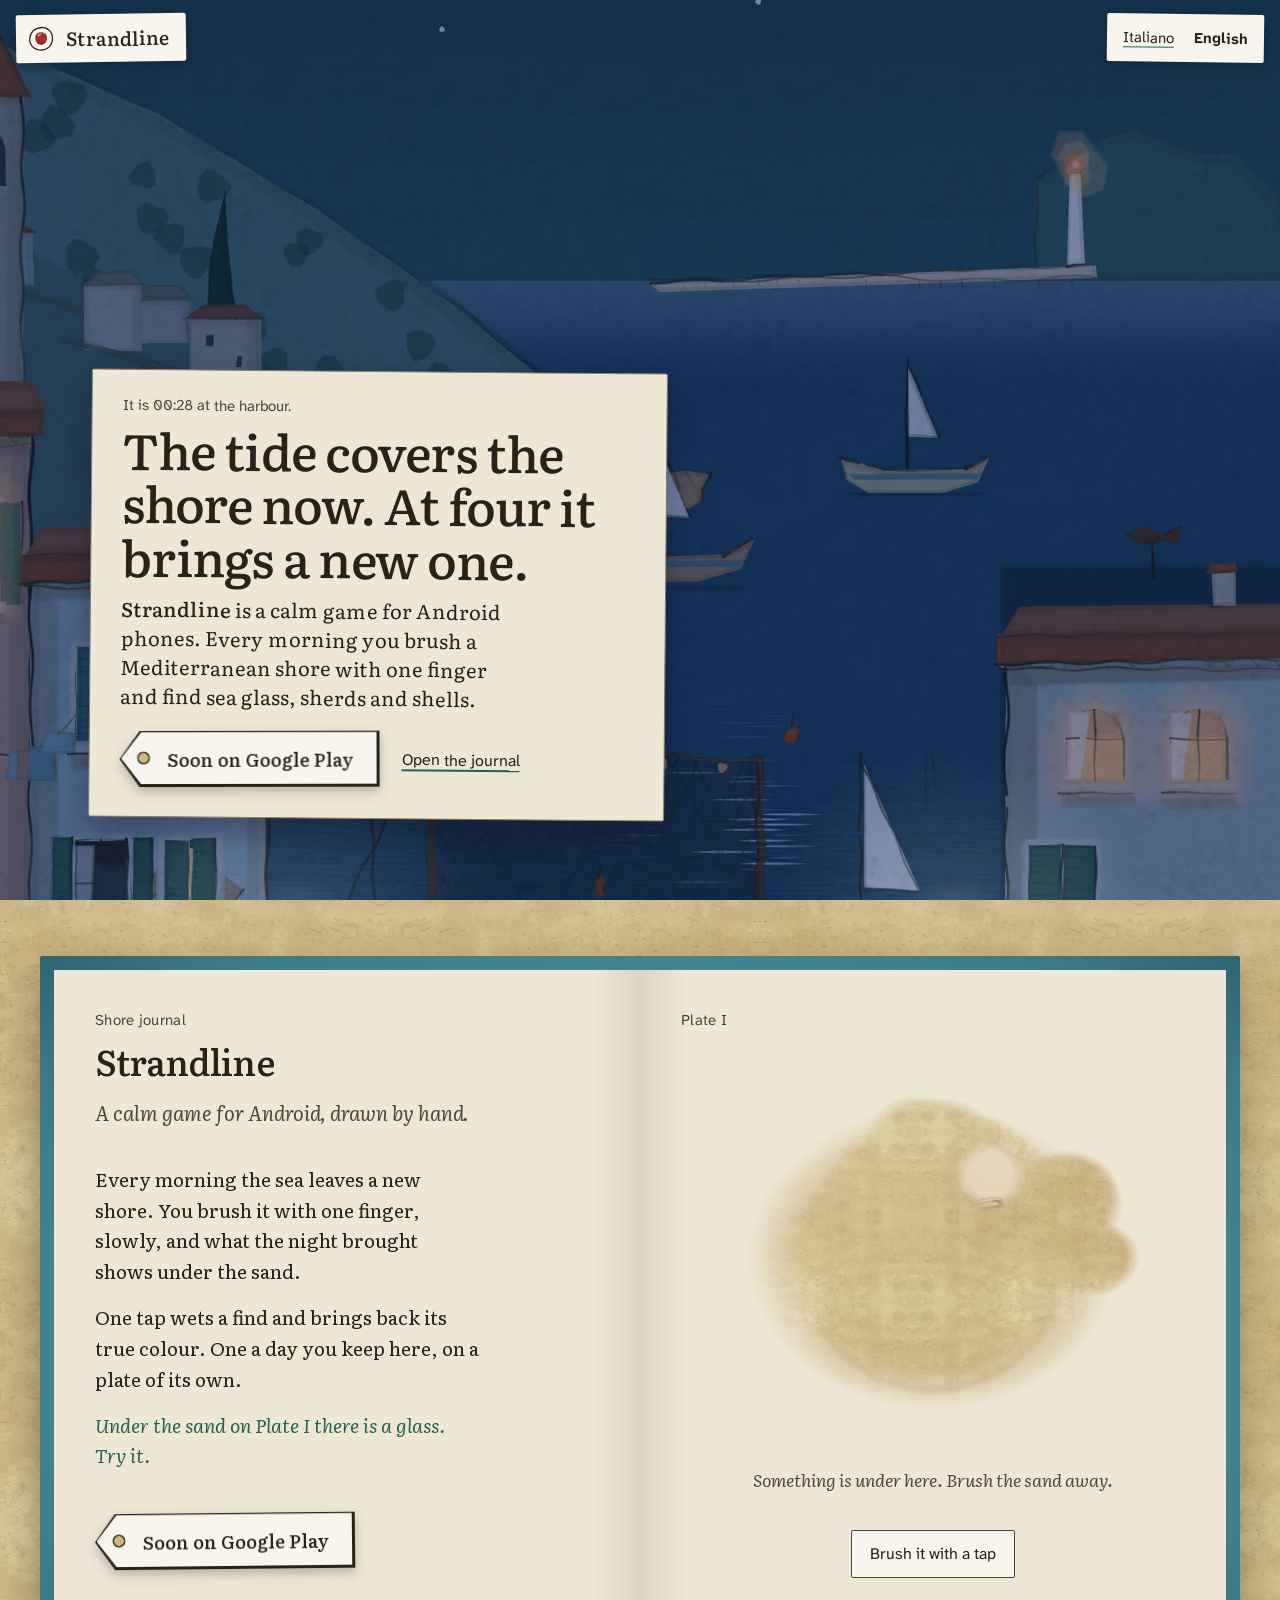
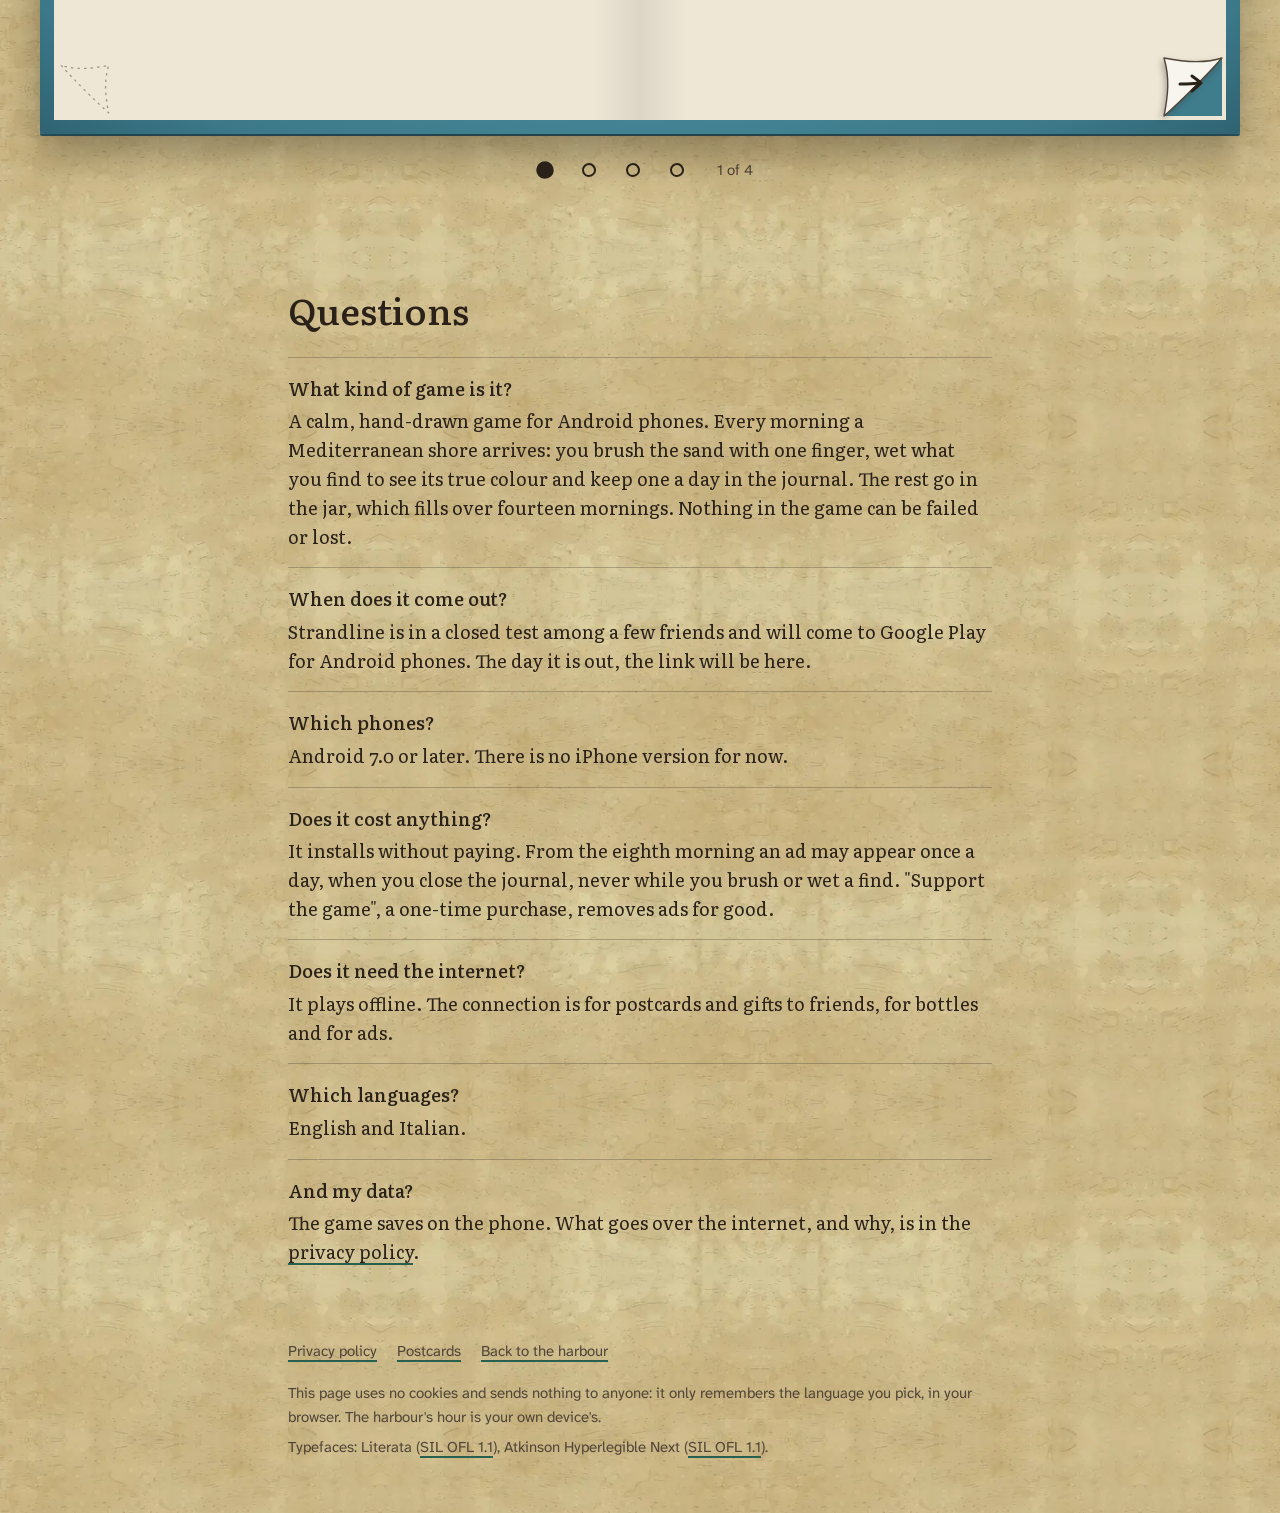
<file: en/index.html>
<!doctype html>
<html lang="en" data-lang="en" data-band="day">
<head>
<meta charset="utf-8">
<meta name="viewport" content="width=device-width, initial-scale=1">
<!-- Nothing leaves this page: every file comes from this site, no cookies, no analytics; the only thing kept (in the browser) is the language chosen. -->
<meta http-equiv="Content-Security-Policy" content="default-src 'self'; base-uri 'none'; form-action 'none'; object-src 'none'">
<meta name="referrer" content="no-referrer">
<meta name="color-scheme" content="light dark">
<meta name="theme-color" content="#458a9a" media="(prefers-color-scheme: light)">
<meta name="theme-color" content="#1f4858" media="(prefers-color-scheme: dark)">
<title>Strandline: a cozy beachcombing game for Android</title>
<meta name="description" content="A calm, hand-drawn game for Android: every morning a Mediterranean shore to brush with one finger. Find sea glass, sherds and shells, and keep one in your field journal.">
<meta property="og:title" content="Strandline: cozy beachcombing">
<meta property="og:description" content="Every morning the sea leaves a new shore: brush the sand, wet the sea glass and keep one in your field journal. A calm, hand-drawn game for Android.">
<meta property="og:locale" content="en_US">
<meta property="og:locale:alternate" content="it_IT">
<meta property="og:url" content="https://strandlinegame.github.io/en/">
<meta property="og:image:alt" content="The name Strandline on a paper tag, lying on the sand below a line of seaweed and the edge of the sea.">
<meta name="twitter:image:alt" content="The name Strandline on a paper tag, lying on the sand below a line of seaweed and the edge of the sea.">
<link rel="canonical" href="https://strandlinegame.github.io/en/">
<script type="application/ld+json">
{
  "@context": "https://schema.org",
  "@type": "FAQPage",
  "inLanguage": "en",
  "mainEntity": [
    { "@type": "Question", "name": "What kind of game is Strandline?", "acceptedAnswer": { "@type": "Answer", "text": "A calm, hand-drawn game for Android phones. Every morning a Mediterranean shore arrives: you brush the sand with one finger, wet the sea glass, sherds and shells you find to see their true colour, and keep one a day in a field journal. The rest go into a jar that fills over fourteen mornings." } },
    { "@type": "Question", "name": "When does Strandline come out?", "acceptedAnswer": { "@type": "Answer", "text": "Strandline is in a closed test among a few friends and will come to Google Play for Android phones. The day it is out, the link will be on this page." } },
    { "@type": "Question", "name": "Which phones does it run on?", "acceptedAnswer": { "@type": "Answer", "text": "Android phones with Android 7.0 or later. There is no iPhone version for now." } },
    { "@type": "Question", "name": "Does it cost anything?", "acceptedAnswer": { "@type": "Answer", "text": "It installs without paying. From the eighth morning an ad may appear once a day, when you close the journal, never while you brush or wet a find. \"Support the game\", a one-time purchase, removes ads for good." } },
    { "@type": "Question", "name": "Does it need the internet?", "acceptedAnswer": { "@type": "Answer", "text": "It plays offline. The connection is for sending postcards and gifts to friends, for bottles and for ads." } },
    { "@type": "Question", "name": "Which languages?", "acceptedAnswer": { "@type": "Answer", "text": "English and Italian." } }
  ]
}
</script>
<link rel="alternate" hreflang="it" href="https://strandlinegame.github.io/">
<link rel="alternate" hreflang="en" href="https://strandlinegame.github.io/en/">
<link rel="alternate" hreflang="x-default" href="https://strandlinegame.github.io/">
<meta property="og:site_name" content="Strandline">
<meta property="og:type" content="website">
<meta property="og:image" content="https://strandlinegame.github.io/img/og.jpg">
<meta property="og:image:width" content="1024">
<meta property="og:image:height" content="500">
<meta name="twitter:card" content="summary_large_image">
<meta name="twitter:image" content="https://strandlinegame.github.io/img/og.jpg">
<script type="application/ld+json">
{
  "@context": "https://schema.org",
  "@type": ["VideoGame", "MobileApplication"],
  "name": "Strandline",
  "url": "https://strandlinegame.github.io/",
  "description": "A calm, hand-drawn beachcombing game for Android: every morning a new Mediterranean shore to brush with one finger, sea glass, sherds and shells to wet and read, one find a day kept in a field journal and the rest poured into a jar that fills over fourteen mornings.",
  "image": "https://strandlinegame.github.io/img/og.jpg",
  "screenshot": ["https://strandlinegame.github.io/img/s-en-shore.webp", "https://strandlinegame.github.io/img/s-en-tag.webp", "https://strandlinegame.github.io/img/s-en-journal.webp", "https://strandlinegame.github.io/img/s-en-porto.webp"],
  "genre": ["Casual", "Cozy", "Collection"],
  "keywords": "sea glass, beachcombing, cozy game, relaxing game, shells, Mediterranean, field journal, vetri di mare",
  "gamePlatform": "Android",
  "operatingSystem": "Android 7.0 or later",
  "applicationCategory": "GameApplication",
  "inLanguage": ["it", "en"],
  "playMode": "SinglePlayer",
  "isAccessibleForFree": true,
  "author": { "@type": "Person", "name": "Jertlok" }
}
</script>
<script src="/lang.js"></script>
<script src="/now.js"></script>
<link rel="icon" href="/favicon.svg" type="image/svg+xml">
<link rel="preload" href="/fonts/literata.woff" as="font" type="font/woff" crossorigin>
<link rel="stylesheet" href="/style.css">
</head>
<body>

<a class="skip" href="#taccuino"><span lang="it">Salta al taccuino</span><span lang="en">Skip to the journal</span></a>

<header class="now" id="top">
  <!-- The harbour: the game's own, drawn at 3x for big screens; only the visitor's hour is ever fetched (the others stay hidden, and lazy). -->
  <div class="bg" aria-hidden="true">
    <picture class="h-dawn">
      <source media="(orientation: portrait)" type="image/avif" srcset="/img/porto-dawn-t1080.avif 1080w, /img/porto-dawn-t2160.avif 2160w" sizes="100vw">
      <source media="(orientation: portrait)" type="image/webp" srcset="/img/porto-dawn-t1080.webp 1080w, /img/porto-dawn-t2160.webp 2160w" sizes="100vw">
      <source type="image/avif" srcset="/img/porto-dawn-w1620.avif 1620w, /img/porto-dawn-w2520.avif 2520w, /img/porto-dawn-w3780.avif 3780w" sizes="100vw">
      <img src="/img/porto-dawn-w1620.webp" srcset="/img/porto-dawn-w1620.webp 1620w, /img/porto-dawn-w2520.webp 2520w, /img/porto-dawn-w3780.webp 3780w" sizes="100vw" width="1620" height="1157" alt="" loading="lazy" decoding="async">
    </picture>
    <picture class="h-day">
      <source media="(orientation: portrait)" type="image/avif" srcset="/img/porto-day-t1080.avif 1080w, /img/porto-day-t2160.avif 2160w" sizes="100vw">
      <source media="(orientation: portrait)" type="image/webp" srcset="/img/porto-day-t1080.webp 1080w, /img/porto-day-t2160.webp 2160w" sizes="100vw">
      <source type="image/avif" srcset="/img/porto-day-w1620.avif 1620w, /img/porto-day-w2520.avif 2520w, /img/porto-day-w3780.avif 3780w" sizes="100vw">
      <img src="/img/porto-day-w1620.webp" srcset="/img/porto-day-w1620.webp 1620w, /img/porto-day-w2520.webp 2520w, /img/porto-day-w3780.webp 3780w" sizes="100vw" width="1620" height="1157" alt="" loading="lazy" decoding="async">
    </picture>
    <picture class="h-golden">
      <source media="(orientation: portrait)" type="image/avif" srcset="/img/porto-golden-t1080.avif 1080w, /img/porto-golden-t2160.avif 2160w" sizes="100vw">
      <source media="(orientation: portrait)" type="image/webp" srcset="/img/porto-golden-t1080.webp 1080w, /img/porto-golden-t2160.webp 2160w" sizes="100vw">
      <source type="image/avif" srcset="/img/porto-golden-w1620.avif 1620w, /img/porto-golden-w2520.avif 2520w, /img/porto-golden-w3780.avif 3780w" sizes="100vw">
      <img src="/img/porto-golden-w1620.webp" srcset="/img/porto-golden-w1620.webp 1620w, /img/porto-golden-w2520.webp 2520w, /img/porto-golden-w3780.webp 3780w" sizes="100vw" width="1620" height="1157" alt="" loading="lazy" decoding="async">
    </picture>
    <picture class="h-night">
      <source media="(orientation: portrait)" type="image/avif" srcset="/img/porto-night-t1080.avif 1080w, /img/porto-night-t2160.avif 2160w" sizes="100vw">
      <source media="(orientation: portrait)" type="image/webp" srcset="/img/porto-night-t1080.webp 1080w, /img/porto-night-t2160.webp 2160w" sizes="100vw">
      <source type="image/avif" srcset="/img/porto-night-w1620.avif 1620w, /img/porto-night-w2520.avif 2520w, /img/porto-night-w3780.avif 3780w" sizes="100vw">
      <img src="/img/porto-night-w1620.webp" srcset="/img/porto-night-w1620.webp 1620w, /img/porto-night-w2520.webp 2520w, /img/porto-night-w3780.webp 3780w" sizes="100vw" width="1620" height="1157" alt="" loading="lazy" decoding="async">
    </picture>
  </div>
  <div class="topline">
    <a class="brand paper" href="/" aria-label="Strandline">
      <!-- The boot screen's mark: a bead of red sea glass in a loose ink ring. -->
      <svg class="mark" viewBox="0 0 120 120" aria-hidden="true" focusable="false">
        <path d="M60 14 C88 13 107 33 106 60 C105 86 86 106 58 105 C30 104 13 84 15 58 C17 34 34 16 63 15" fill="none" stroke="#2a2118" stroke-width="5" stroke-linecap="round"/>
        <path d="M37 58 C36 42 48 33 62 34 C78 35 86 47 84 61 C82 76 70 84 56 82 C44 80 38 71 37 58Z" fill="#a8302a"/>
        <path d="M44 70 C52 80 72 81 80 67 C78 79 68 85 56 83 C48 82 43 77 44 70Z" fill="#6e1b19"/>
        <path d="M48 47 C52 41 59 39 64 40 C58 42 53 46 50 52Z" fill="#f4e3d6"/>
      </svg>
      <span>Strandline</span>
    </a>
    <nav class="lang paper" aria-label="Lingua / Language">
      <a href="/" hreflang="it" data-set="it">Italiano</a>
      <a href="/en/" hreflang="en" data-set="en" aria-current="page">English</a>
    </nav>
  </div>

  <!-- The harbour behind is the game's own, at the visitor's hour (now.js); the tag says what that hour means on the shore. -->
  <div class="say">
    <p class="clock" data-clock-line hidden><span lang="it">Sono le <time data-clock></time>, al porto.</span><span lang="en">It is <time data-clock></time> at the harbour.</span></p>
    <p class="hour">
      <span class="dawn"><span lang="it">All'alba il mare ha lasciato una riva nuova.</span><span lang="en">At dawn the sea left a new shore.</span></span>
      <span class="day"><span lang="it">La riva di stamattina è ancora lì, sotto la sabbia.</span><span lang="en">This morning's shore is still there, under the sand.</span></span>
      <span class="golden"><span lang="it">C'è tempo fino alle nove, poi la marea copre la riva.</span><span lang="en">There is time until nine, then the tide covers the shore.</span></span>
      <span class="night"><span lang="it">Ora la marea copre la riva. Alle quattro ne porta una nuova.</span><span lang="en">The tide covers the shore now. At four it brings a new one.</span></span>
    </p>
    <h1>
      <span lang="it"><strong>Strandline</strong> è un gioco calmo per telefoni Android. Ogni mattina spazzoli una riva del Mediterraneo con un dito e trovi vetri di mare, cocci e conchiglie.</span>
      <span lang="en"><strong>Strandline</strong> is a calm game for Android phones. Every morning you brush a Mediterranean shore with one finger and find sea glass, sherds and shells.</span>
    </h1>
    <div class="act">
      <a class="way" data-play href="#" hidden><span lang="it">Entra nella prova</span><span lang="en">Join the test</span></a>
      <p class="way" data-soon><span lang="it">Presto su Google Play</span><span lang="en">Soon on Google Play</span></p>
      <a class="open-book" href="#taccuino"><span lang="it">Apri il taccuino</span><span lang="en">Open the journal</span></a>
    </div>
  </div>
</header>

<main class="desk" id="taccuino">
  <h2 class="sr" id="h-taccuino"><span lang="it">Il taccuino</span><span lang="en">The journal</span></h2>
  <div class="book">
    <div class="leaves" data-leaves tabindex="0" role="region" aria-labelledby="h-taccuino">

      <section class="page" aria-labelledby="h-strandline">
        <p class="tav"><span lang="it">Taccuino di riva</span><span lang="en">Shore journal</span></p>
        <h2 id="h-strandline" class="title">Strandline</h2>
        <p class="subtitle"><span lang="it">Un gioco calmo per Android, disegnato a mano.</span><span lang="en">A calm game for Android, drawn by hand.</span></p>
        <div class="entry">
          <p lang="it">Ogni mattina il mare lascia una riva nuova. La spazzoli con un dito, piano, e sotto la sabbia compare quello che ha portato la notte.</p>
          <p lang="en">Every morning the sea leaves a new shore. You brush it with one finger, slowly, and what the night brought shows under the sand.</p>
          <p lang="it">Un tocco bagna il reperto e gli ridà il suo colore vero. Uno al giorno lo tieni qui, su una tavola tutta sua.</p>
          <p lang="en">One tap wets a find and brings back its true colour. One a day you keep here, on a plate of its own.</p>
          <p class="hand" lang="it">Nella Tav. I c'è un vetro sotto la sabbia. Provalo.</p>
          <p class="hand" lang="en">Under the sand on Plate I there is a glass. Try it.</p>
        </div>
        <a class="way" data-play href="#" hidden><span lang="it">Entra nella prova</span><span lang="en">Join the test</span></a>
        <p class="way" data-soon><span lang="it">Presto su Google Play</span><span lang="en">Soon on Google Play</span></p>
      </section>

      <section class="page" aria-labelledby="h-tav1">
        <p class="tav" id="h-tav1"><span lang="it">Tav. I</span><span lang="en">Plate I</span></p>
        <figure class="dig" data-dig>
          <div class="bed">
            <span class="ring" aria-hidden="true"></span>
            <img class="find dry" src="/img/glass-dry.webp" width="338" height="426" alt="">
            <img class="find wet" src="/img/glass-wet.webp" width="339" height="431" alt="">
            <canvas aria-hidden="true"></canvas>
          </div>
          <p class="says" aria-hidden="true">
            <span data-step="bury"><span lang="it">Qui sotto c'è qualcosa. Spazzola via la sabbia.</span><span lang="en">Something is under here. Brush the sand away.</span></span>
            <span data-step="dry"><span lang="it">Eccolo. Toccalo per bagnarlo.</span><span lang="en">There. Tap it to wet it.</span></span>
            <span data-step="wet"><span lang="it">Così, ogni mattina, una riva intera.</span><span lang="en">Like this, every morning, a whole shore.</span></span>
          </p>
          <button type="button" class="do" data-do>
            <span data-step="bury"><span lang="it">Spazzola con un tocco</span><span lang="en">Brush it with a tap</span></span>
            <span data-step="dry"><span lang="it">Bagnalo</span><span lang="en">Wet it</span></span>
          </button>
          <figcaption class="plate-name">
            <h3><span lang="it">Vetro di mare, verde bottiglia</span><span lang="en">Sea glass, bottle green</span></h3>
            <p class="hand"><span lang="it">Trovato oggi, sulla tua riva.</span><span lang="en">Found today, on your shore.</span></p>
            <p><span lang="it">Bagnato torna al verde pieno della bottiglia; asciutto, si schiarisce e si spegne.</span><span lang="en">Wet, it returns to the bottle's full green; dry, it pales and dulls.</span></p>
          </figcaption>
          <p class="sr" aria-live="polite" data-say></p>
        </figure>
      </section>

      <section class="page" aria-labelledby="h-mattina">
        <h2 id="h-mattina"><span lang="it">Pochi minuti, ogni mattina</span><span lang="en">A few minutes, every morning</span></h2>
        <figure class="pinned">
          <img lang="it" src="/img/s-it-shore.webp" width="360" height="640" loading="lazy" decoding="async" alt="La riva appena arrivata nel gioco: il mare, una linea di alghe, il nome Strandline scritto nella sabbia umida.">
          <img lang="en" src="/img/s-en-shore.webp" width="360" height="640" loading="lazy" decoding="async" alt="A new shore in the game: the sea, a line of seaweed, the name Strandline written in the damp sand.">
        </figure>
        <ol class="day">
          <li><b><span lang="it">Spazzoli</span><span lang="en">Brush</span></b>
            <span lang="it">Alle quattro del mattino arriva una riva nuova, con sei o nove reperti sotto la sabbia. Dopo una mareggiata possono essere dodici.</span>
            <span lang="en">At four in the morning a new shore comes in, with six to nine finds under the sand. After a storm there can be twelve.</span></li>
          <li><b><span lang="it">Bagni</span><span lang="en">Wet</span></b>
            <span lang="it">Un tocco ridà al reperto il suo colore. Accanto si apre un cartellino che dice cos'è e racconta una cosa vera su di lui.</span>
            <span lang="en">One tap brings back a find's colour. A paper tag opens beside it, says what it is and tells one true thing about it.</span></li>
          <li><b><span lang="it">Tieni</span><span lang="en">Keep</span></b>
            <span lang="it">Uno resta sulla tavola del giorno, nel taccuino. Gli altri li versi nel barattolo.</span>
            <span lang="en">One stays on the day's plate in the journal. The rest you pour into the jar.</span></li>
        </ol>
        <p class="small" lang="it">Una riva dura quanto un caffè. Si gioca con una mano, anche senza internet; ogni trascinamento ha un'alternativa con un tocco.</p>
        <p class="small" lang="en">A shore lasts about as long as a coffee. It plays with one hand, offline too; every drag has a tap alternative.</p>
      </section>

      <section class="page" aria-labelledby="h-reperti">
        <p class="tav"><span lang="it">Tav. II</span><span lang="en">Plate II</span></p>
        <h2 id="h-reperti"><span lang="it">77 cose da trovare</span><span lang="en">77 things to find</span></h2>
        <p lang="it">Vetri levigati, conchiglie, cocci di piatti e d'anfore, perfino una bottiglia con un messaggio. Sono tutte cose del Mediterraneo, disegnate a inchiostro e acquerello.</p>
        <p lang="en">Smoothed glass, shells, sherds of plates and amphorae, even a message in a bottle. All of them come from the Mediterranean, drawn in ink and watercolour.</p>
        <ul class="loose">
          <li><img src="/img/find-glass_bottle_green.webp" width="136" height="174" loading="lazy" decoding="async" alt=""><span lang="it">Vetro verde bottiglia</span><span lang="en">Bottle green glass</span></li>
          <li><img src="/img/find-shell_murex.webp" width="306" height="221" loading="lazy" decoding="async" alt=""><span lang="it">Murice</span><span lang="en">Murex</span></li>
          <li><img src="/img/find-pottery_maiolica.webp" width="224" height="268" loading="lazy" decoding="async" alt=""><span lang="it">Coccio di maiolica</span><span lang="en">Maiolica sherd</span></li>
          <li><img src="/img/find-coral_red.webp" width="136" height="156" loading="lazy" decoding="async" alt=""><span lang="it">Corallo rosso</span><span lang="en">Red coral</span></li>
          <li><img src="/img/find-glass_cobalt.webp" width="162" height="116" loading="lazy" decoding="async" alt=""><span lang="it">Vetro blu cobalto</span><span lang="en">Cobalt glass</span></li>
          <li><img src="/img/find-shell_scallop.webp" width="271" height="280" loading="lazy" decoding="async" alt=""><span lang="it">Canestrello</span><span lang="en">Variegated scallop</span></li>
          <li><img src="/img/find-egagropilo.webp" width="136" height="140" loading="lazy" decoding="async" alt=""><span lang="it">Egagropilo</span><span lang="en">Posidonia ball</span></li>
          <li><img src="/img/find-glass_message.webp" width="250" height="181" loading="lazy" decoding="async" alt=""><span lang="it">Bottiglia con messaggio</span><span lang="en">Message in a bottle</span></li>
          <li><img src="/img/find-shell_urchin.webp" width="194" height="204" loading="lazy" decoding="async" alt=""><span lang="it">Guscio di riccio</span><span lang="en">Sea urchin test</span></li>
          <li><img src="/img/find-coin_worn.webp" width="186" height="182" loading="lazy" decoding="async" alt=""><span lang="it">Moneta consumata</span><span lang="en">Worn coin</span></li>
          <li><img src="/img/find-sea_star.webp" width="159" height="176" loading="lazy" decoding="async" alt=""><span lang="it">Stella marina</span><span lang="en">Sea star</span></li>
          <li><img src="/img/find-shell_cowrie.webp" width="240" height="205" loading="lazy" decoding="async" alt=""><span lang="it">Porcellana</span><span lang="en">Cowrie</span></li>
        </ul>
        <p class="hand more-finds"><span lang="it">Settantasette in tutto, ognuna con la sua tavola.</span><span lang="en">Seventy-seven in all, each with its own plate.</span></p>
      </section>

      <section class="page" aria-labelledby="h-barattolo">
        <p class="tav"><span lang="it">Il barattolo</span><span lang="en">The jar</span></p>
        <h2 id="h-barattolo"><span lang="it">Gli altri vanno nel barattolo</span><span lang="en">The rest go in the jar</span></h2>
        <p lang="it">Ogni reperto che versi lascia uno schizzo a margine della pagina. In quattordici mattine il barattolo si riempie e diventa anche lui una tavola.</p>
        <p lang="en">Each find you pour leaves a sketch in the page's margin. Over fourteen mornings the jar fills and becomes a plate of its own.</p>
        <figure class="shot r">
          <img src="/img/jar.webp" width="640" height="859" loading="lazy" decoding="async" lang="it" alt="Il barattolo da vicino: conchiglie rosa, un riccio viola, vetri blu e verdi, cocci di ceramica, sassi grigi con venature bianche.">
          <img src="/img/jar.webp" width="640" height="859" loading="lazy" decoding="async" lang="en" alt="The jar up close: pink shells, a purple urchin, blue and green glass, pottery sherds, grey pebbles with white veins.">
        </figure>
        <svg class="tally" viewBox="0 0 130 34" aria-hidden="true" focusable="false">
          <path d="M5.5 5.4 L6.5 30.4 M13.7 4.5 L14.7 29.6 M21.8 5.4 L21.7 29.9 M29.5 4.4 L31.2 28.9 M2.0 24.5 L35.0 9.6 M52.2 4.3 L52.2 29.7 M59.6 5.3 L58.9 28.8 M67.5 4.4 L69.4 29.0 M76.6 4.9 L76.3 30.2 M48.0 25.4 L81.0 8.2 M98.1 5.3 L97.0 28.2 M106.4 5.0 L105.1 29.1 M113.7 5.6 L114.0 28.3 M122.4 4.2 L121.3 28.1" fill="none" stroke="currentColor" stroke-width="2" stroke-linecap="round"/>
        </svg>
        <p class="sr"><span lang="it">Quattordici tacche, quattordici mattine.</span><span lang="en">Fourteen tally marks, fourteen mornings.</span></p>
        <p class="small" lang="it">Se salti un giorno, domattina c'è una riva nuova e il taccuino è dove l'hai lasciato. Quello che trovi resta tuo.</p>
        <p class="small" lang="en">If you skip a day, there is a new shore tomorrow and the journal is where you left it. What you find stays yours.</p>
      </section>

      <section class="page" aria-labelledby="h-stanza">
        <h2 id="h-stanza"><span lang="it">La stanza e il porto</span><span lang="en">The room and the harbour</span></h2>
        <p lang="it">Tra una riva e l'altra c'è la tua stanza, con la finestra sul mare. Al muro arrivano dei biglietti: Giulia tiene un museo sul davanzale, Tonino ripara le reti al porto. Ognuno cerca qualcosa, e tu puoi prestarglielo.</p>
        <p lang="en">Between shores there is your room, with its window on the sea. Notes arrive on its wall: Giulia keeps a museum on her windowsill, Tonino mends nets at the harbour. Each is looking for something, and you can lend it.</p>
        <figure class="shot l">
          <img src="/img/room.webp" width="640" height="1007" loading="lazy" decoding="async" lang="it" alt="La stanza: un muro chiaro con biglietti appesi, una finestra ad arco sul mare, sul davanzale il taccuino blu e il barattolo, sotto la vetrina dei reperti.">
          <img src="/img/room.webp" width="640" height="1007" loading="lazy" decoding="async" lang="en" alt="The room: a pale wall with notes pinned on it, an arched window on the sea, the blue journal and the jar on the sill, the finds' glass case below.">
        </figure>
        <p class="hand" lang="it">Al porto la luce segue l'ora del giorno, come in cima a questa pagina.</p>
        <p class="hand" lang="en">At the harbour the light follows the hour of the day, as at the top of this page.</p>
      </section>

      <section class="page" aria-labelledby="h-amici">
        <h2 id="h-amici"><span lang="it">Per gli amici, e per il mare</span><span lang="en">For friends, and for the sea</span></h2>
        <p lang="it">Un reperto lo puoi mandare a un'amica come cartolina, o regalarglielo. Le arriva un link che apre il gioco, e lo trova appeso al muro della sua stanza.</p>
        <p lang="en">You can send a find to a friend as a postcard, or give it to them. They get a link that opens the game, and find it hanging on their room's wall.</p>
        <p lang="it">Oppure lo chiudi in una bottiglia con una frase e la butti dal molo. Una mattina arriverà sulla riva di qualcuno che non conosci, e potrà risponderti una volta.</p>
        <p lang="en">Or you cork it in a bottle with one sentence and throw it from the quay. Some morning it washes up on a stranger's shore, and they may answer you once.</p>
        <figure class="shot l">
          <img src="/img/postcard.webp" width="600" height="447" loading="lazy" decoding="async" lang="it" alt="Il fronte di una cartolina: un vetro di mare azzurro disegnato sulla sabbia, sotto una striscia di mare chiaro.">
          <img src="/img/postcard.webp" width="600" height="447" loading="lazy" decoding="async" lang="en" alt="A postcard's front: a pale blue piece of sea glass drawn on the sand, under a strip of light sea.">
        </figure>
        <img class="bottle" src="/img/find-glass_message.webp" width="250" height="181" loading="lazy" decoding="async" alt="">
        <p class="small" lang="it">Viaggiano solo reperti e frasi già scritte: il gioco non ha una chat e non chiede un account. <a href="/cartoline/">Hai ricevuto una cartolina?</a></p>
        <p class="small" lang="en">Only finds and ready-written sentences travel: the game has no chat and asks for no account. <a href="/cartoline/">Got a postcard?</a></p>
      </section>

      <section class="page last" aria-labelledby="h-domattina">
        <h2 id="h-domattina"><span lang="it">Domattina, sulla riva.</span><span lang="en">Tomorrow morning, on the shore.</span></h2>
        <p lang="it">Dalle nove di sera la marea copre la riva. Alle quattro ne porta una nuova, con quello che ha trovato la notte.</p>
        <p lang="en">From nine in the evening the tide covers the shore. At four it brings a new one, with what the night found.</p>
        <div>
          <a class="way" data-play href="#" hidden><span lang="it">Entra nella prova</span><span lang="en">Join the test</span></a>
          <p class="way" data-soon><span lang="it">Presto su Google Play</span><span lang="en">Soon on Google Play</span></p>
        </div>
        <p class="small"><a href="#domande"><span lang="it">Domande sul gioco</span><span lang="en">Questions about the game</span></a></p>
      </section>
    </div>
    <button class="turn turn-back" type="button" data-turn="-1" hidden>
      <svg viewBox="0 0 76 76" aria-hidden="true" focusable="false">
        <path class="cut" d="M72 14 C58 30 30 58 14 72 L72 72Z"/>
        <path class="flap" d="M72 14 C58 30 30 58 14 72 C18 52 20 34 14 14 C34 18 54 20 72 14Z"/>
        <path class="arrow" d="M30 40 C36 40 42 40 48 39 M42 32 C46 35 49 37 51 39 C48 42 45 44 42 47"/>
      </svg>
      <span class="sr"><span lang="it">Pagina precedente</span><span lang="en">Previous page</span></span>
    </button>
    <button class="turn turn-on" type="button" data-turn="1" hidden>
      <svg viewBox="0 0 76 76" aria-hidden="true" focusable="false">
        <path class="cut" d="M72 14 C58 30 30 58 14 72 L72 72Z"/>
        <path class="flap" d="M72 14 C58 30 30 58 14 72 C18 52 20 34 14 14 C34 18 54 20 72 14Z"/>
        <path class="arrow" d="M30 40 C36 40 42 40 48 39 M42 32 C46 35 49 37 51 39 C48 42 45 44 42 47"/>
      </svg>
      <span class="sr"><span lang="it">Pagina successiva</span><span lang="en">Next page</span></span>
    </button>
  </div>
  <!-- Turning pages: the page's own corners and a row of beads; shown by site.js (without it the book still scrolls and swipes). -->
  <div class="leafing" data-leafing hidden>
    <div class="beads" data-beads role="group"><span class="sr"><span lang="it">Pagine del taccuino</span><span lang="en">Journal pages</span></span></div>
    <output class="count" data-count aria-live="polite"></output>
  </div>
</main>

<section class="faq" id="domande" aria-labelledby="h-domande">
  <h2 id="h-domande"><span lang="it">Domande</span><span lang="en">Questions</span></h2>
  <dl>
    <div>
      <dt><span lang="it">Che gioco è?</span><span lang="en">What kind of game is it?</span></dt>
      <dd lang="it">Un gioco calmo per telefoni Android, disegnato a mano. Ogni mattina arriva una riva del Mediterraneo: spazzoli la sabbia con un dito, bagni quello che trovi per vederne il colore vero e ne tieni uno al giorno nel taccuino. Gli altri vanno nel barattolo, che si riempie in quattordici mattine. Nel gioco non si sbaglia e non si perde niente.</dd>
      <dd lang="en">A calm, hand-drawn game for Android phones. Every morning a Mediterranean shore arrives: you brush the sand with one finger, wet what you find to see its true colour and keep one a day in the journal. The rest go in the jar, which fills over fourteen mornings. Nothing in the game can be failed or lost.</dd>
    </div>
    <div>
      <dt><span lang="it">Quando esce?</span><span lang="en">When does it come out?</span></dt>
      <dd lang="it">Strandline è in prova chiusa tra pochi amici e arriverà su Google Play per telefoni Android. Il giorno in cui esce, il link sarà qui.</dd>
      <dd lang="en">Strandline is in a closed test among a few friends and will come to Google Play for Android phones. The day it is out, the link will be here.</dd>
    </div>
    <div>
      <dt><span lang="it">Su quali telefoni?</span><span lang="en">Which phones?</span></dt>
      <dd lang="it">Android 7.0 o più recente. Per ora non c'è una versione per iPhone.</dd>
      <dd lang="en">Android 7.0 or later. There is no iPhone version for now.</dd>
    </div>
    <div>
      <dt><span lang="it">Costa qualcosa?</span><span lang="en">Does it cost anything?</span></dt>
      <dd lang="it">Si installa senza pagare. Dall'ottava mattina può comparire una pubblicità al giorno, quando chiudi il taccuino, mai mentre spazzoli o bagni un reperto. Con «Sostieni il gioco», un acquisto unico, le pubblicità spariscono per sempre.</dd>
      <dd lang="en">It installs without paying. From the eighth morning an ad may appear once a day, when you close the journal, never while you brush or wet a find. "Support the game", a one-time purchase, removes ads for good.</dd>
    </div>
    <div>
      <dt><span lang="it">Serve internet?</span><span lang="en">Does it need the internet?</span></dt>
      <dd lang="it">Si gioca anche senza. La connessione serve per le cartoline e i regali agli amici, per le bottiglie e per la pubblicità.</dd>
      <dd lang="en">It plays offline. The connection is for postcards and gifts to friends, for bottles and for ads.</dd>
    </div>
    <div>
      <dt><span lang="it">In che lingue?</span><span lang="en">Which languages?</span></dt>
      <dd lang="it">Italiano e inglese.</dd>
      <dd lang="en">English and Italian.</dd>
    </div>
    <div>
      <dt><span lang="it">E i miei dati?</span><span lang="en">And my data?</span></dt>
      <dd lang="it">Il gioco salva sul telefono. Cosa passa per internet, e perché, è scritto nell'<a href="/privacy/">informativa sulla privacy</a>.</dd>
      <dd lang="en">The game saves on the phone. What goes over the internet, and why, is in the <a href="/privacy/">privacy policy</a>.</dd>
    </div>
  </dl>
</section>

<footer>
  <p class="links">
    <a href="/privacy/"><span lang="it">Informativa sulla privacy</span><span lang="en">Privacy policy</span></a>
    <a href="/cartoline/"><span lang="it">Cartoline</span><span lang="en">Postcards</span></a>
    <a href="#top"><span lang="it">Torna al porto</span><span lang="en">Back to the harbour</span></a>
  </p>
  <p><span lang="it">Questa pagina non usa cookie e non manda niente a nessuno: ricorda solo la lingua che scegli, nel tuo browser. L'ora del porto è quella del tuo telefono.</span><span lang="en">This page uses no cookies and sends nothing to anyone: it only remembers the language you pick, in your browser. The harbour's hour is your own device's.</span></p>
  <p class="fonts"><span lang="it">Caratteri:</span><span lang="en">Typefaces:</span> Literata (<a href="/fonts/OFL-Literata.txt">SIL OFL 1.1</a>), Atkinson Hyperlegible Next (<a href="/fonts/OFL-AtkinsonHyperlegibleNext.txt">SIL OFL 1.1</a>).</p>
</footer>

<script src="/site.js"></script>
</body>
</html>
</file>
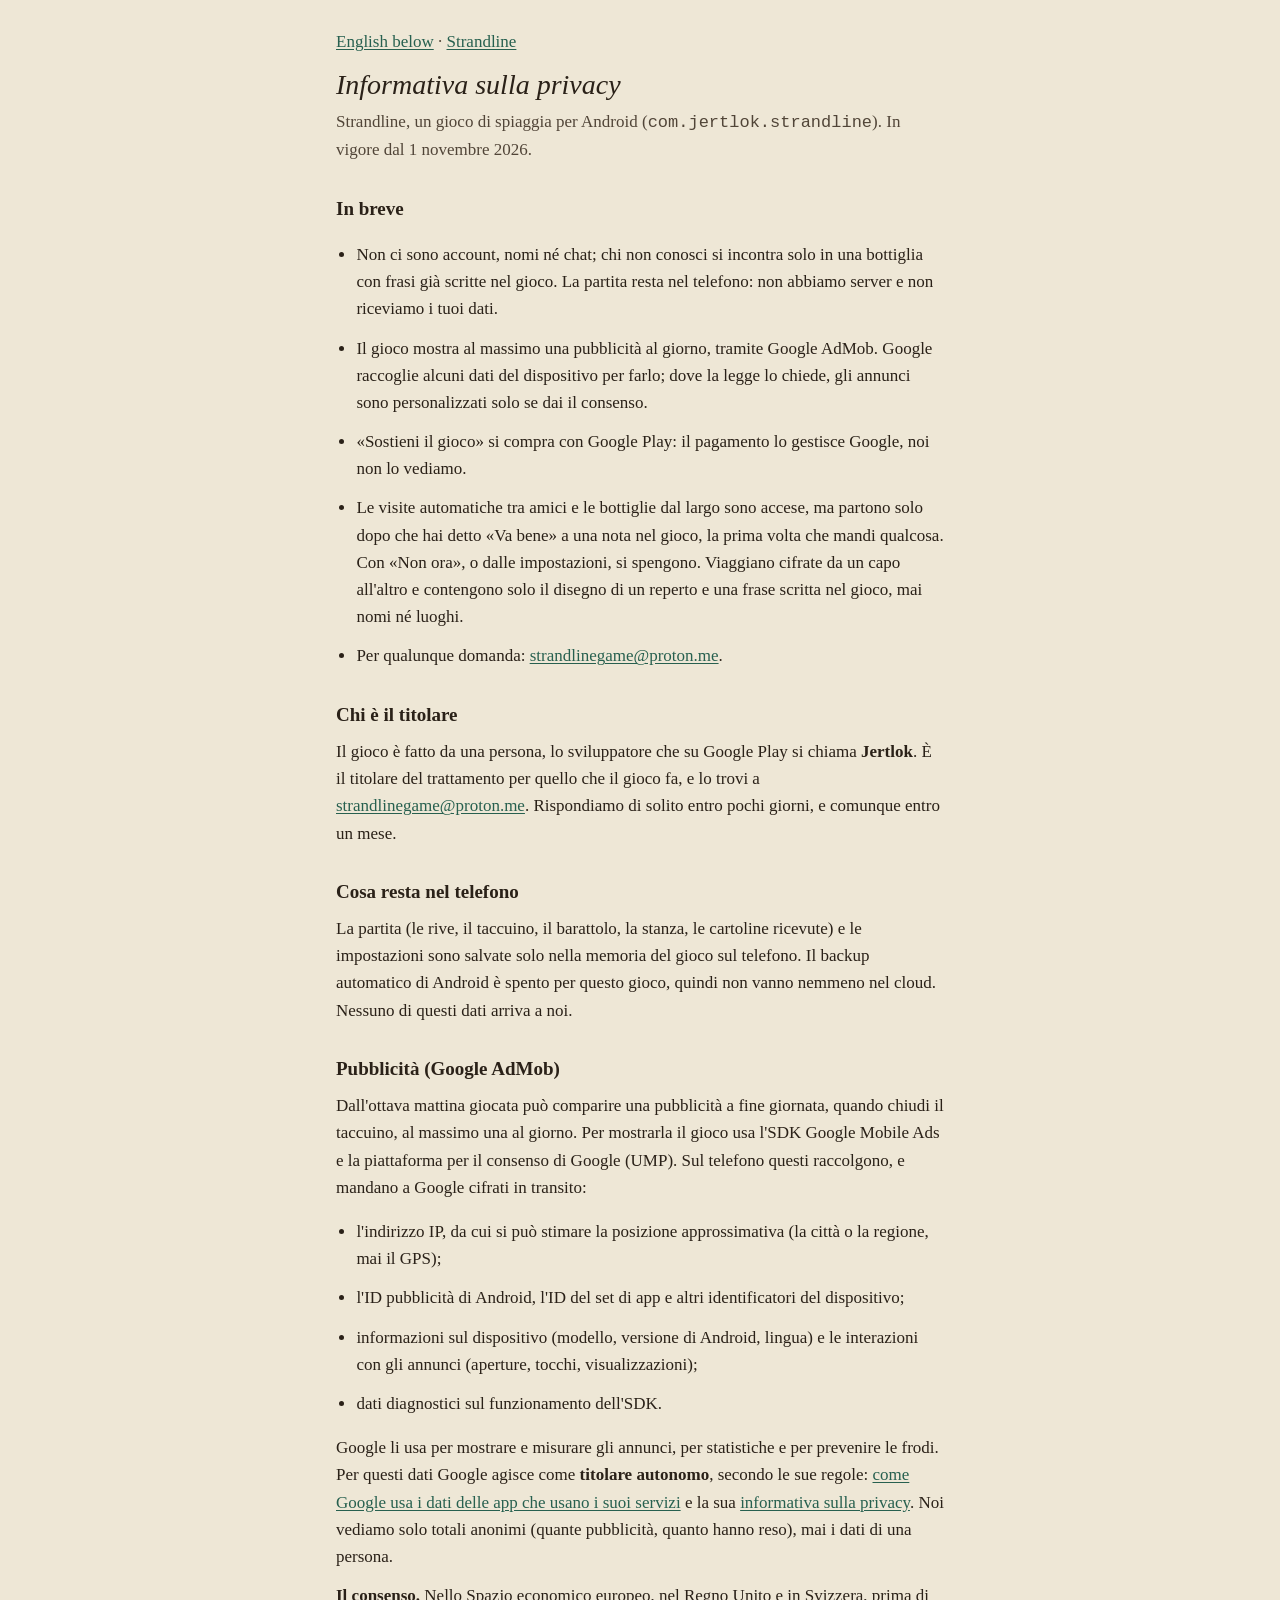
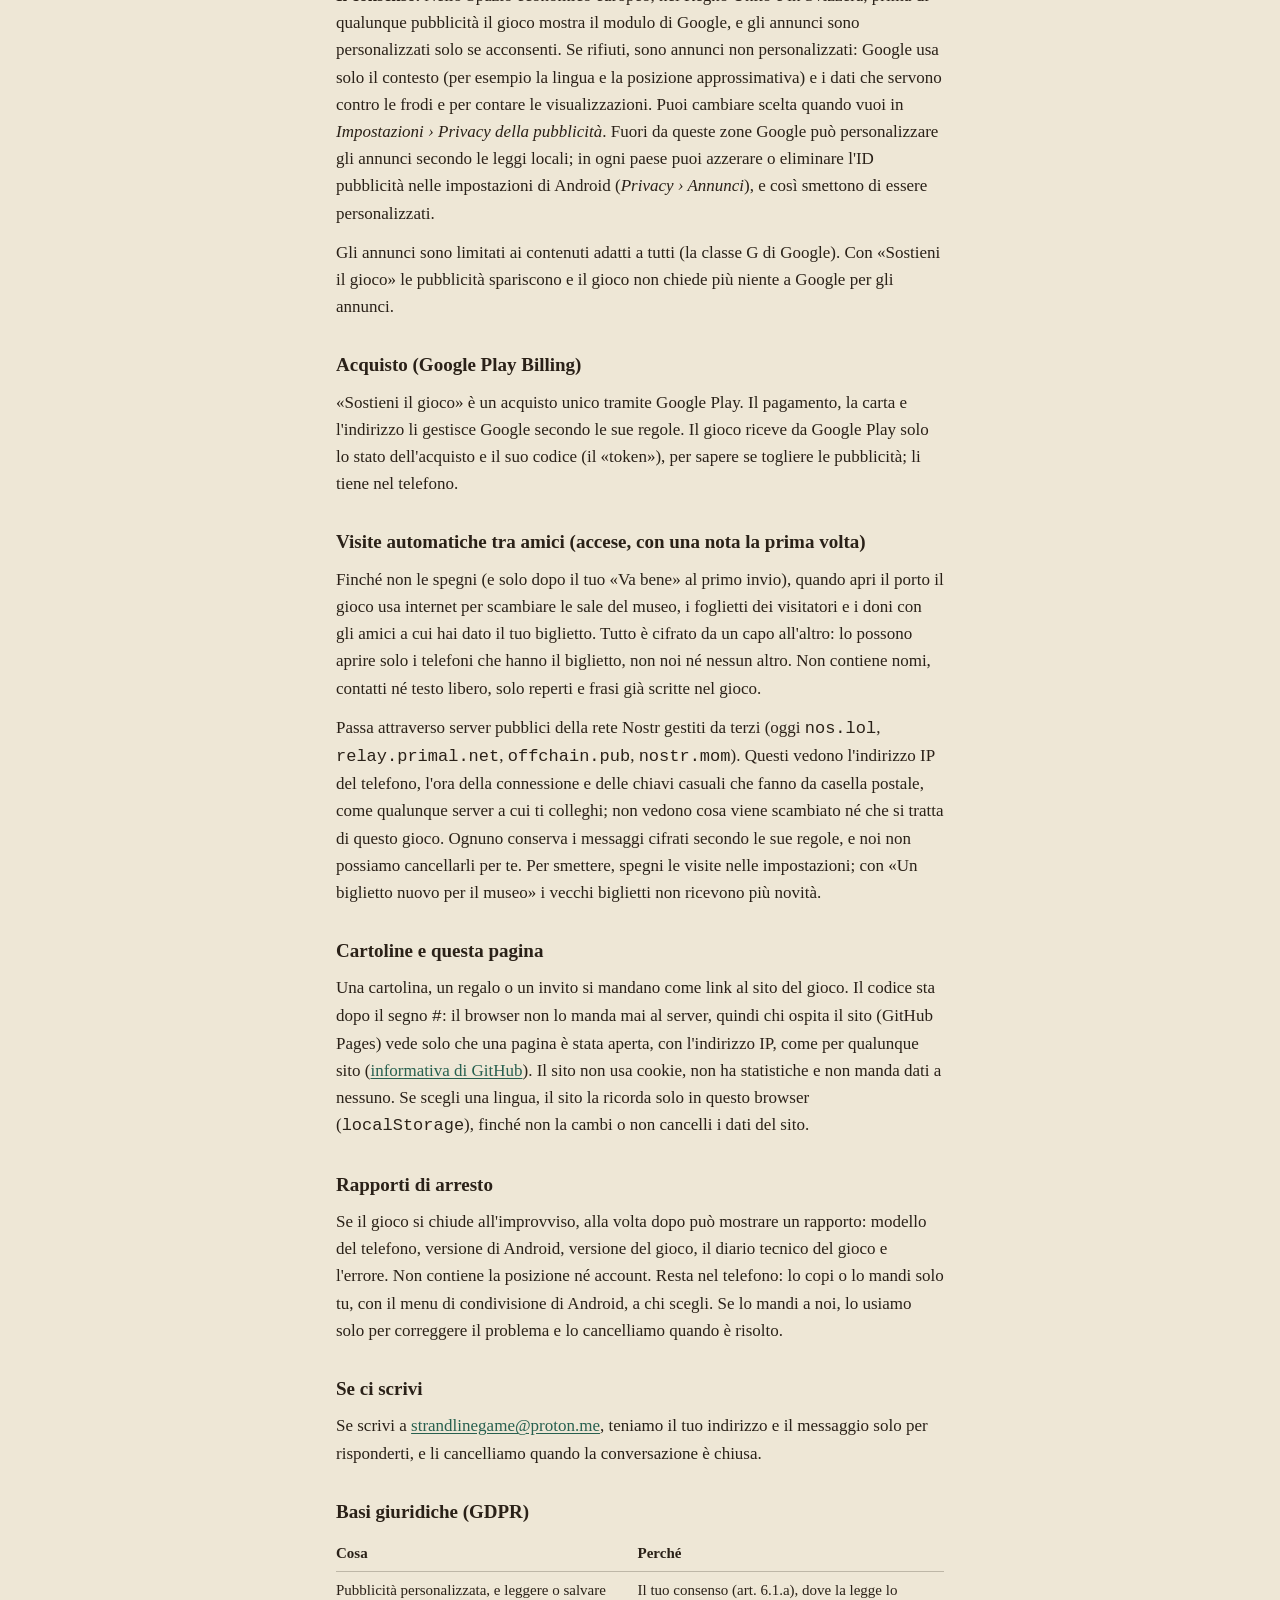
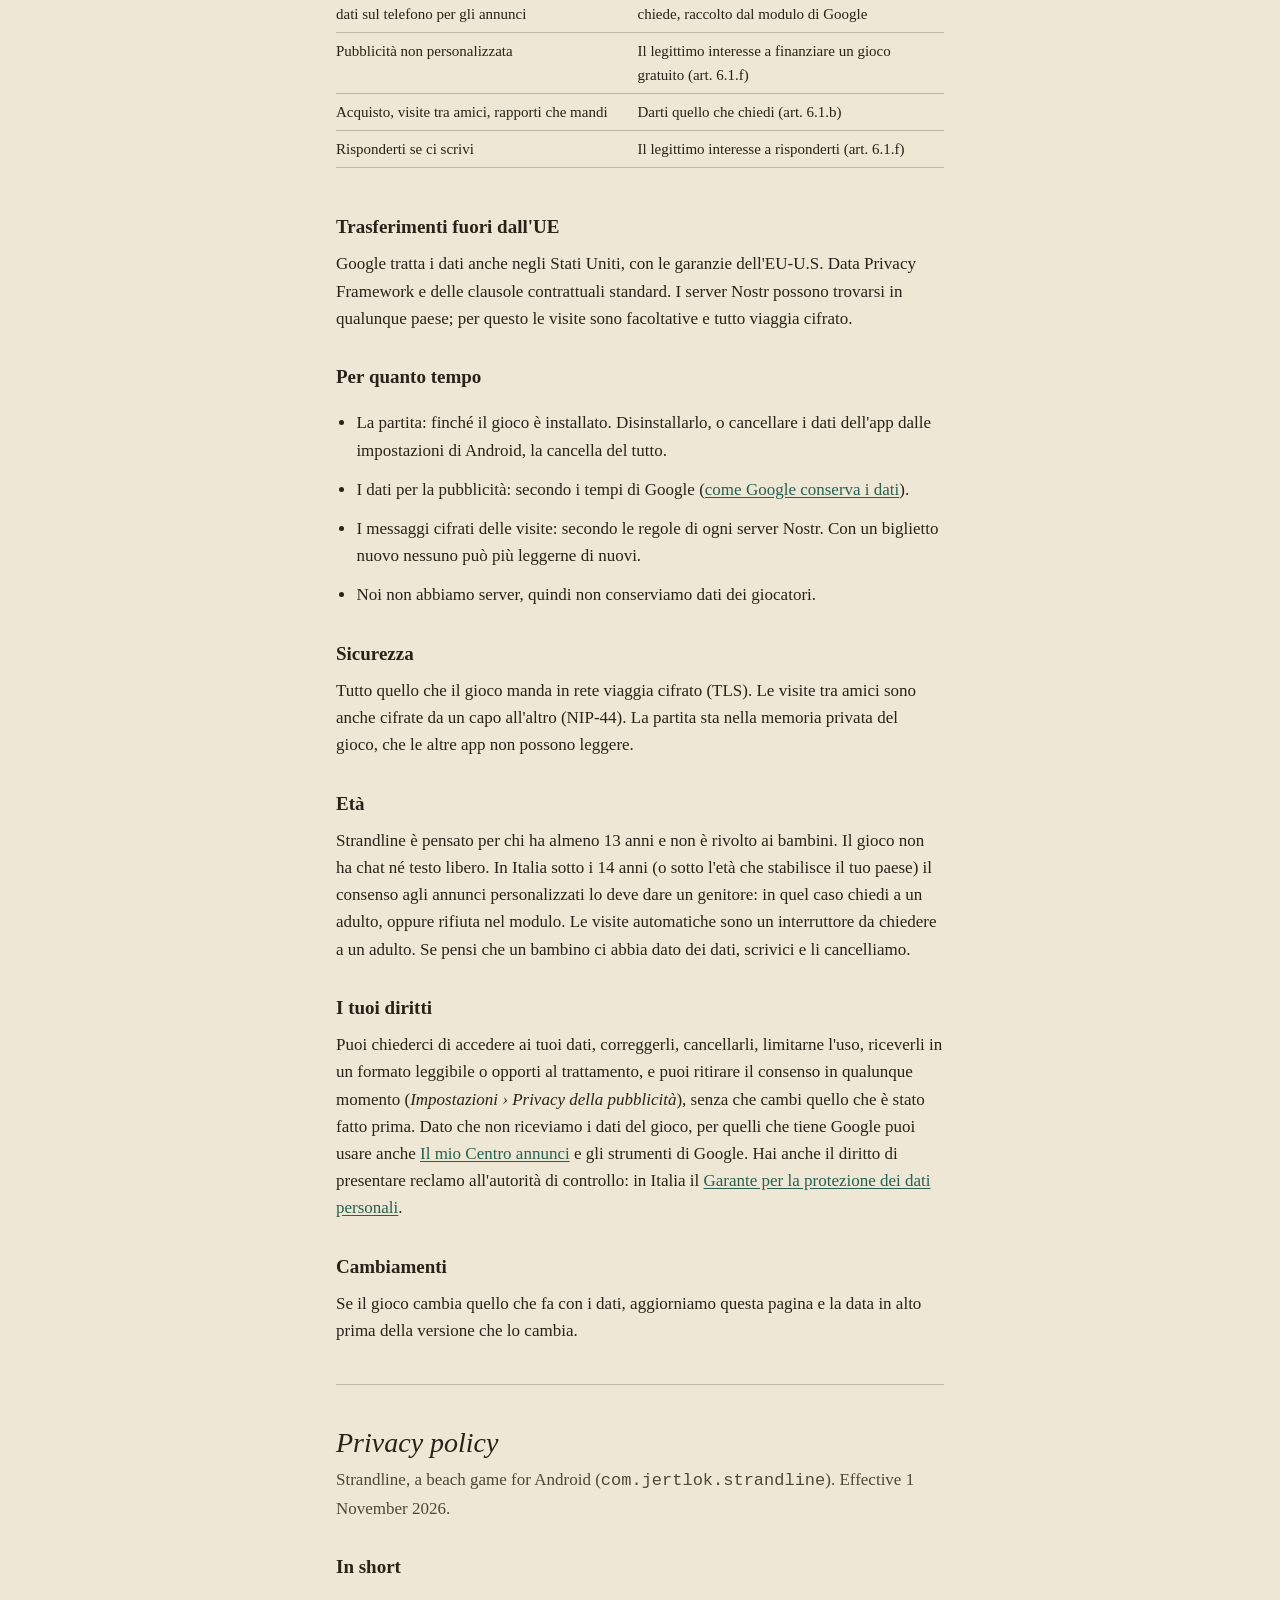
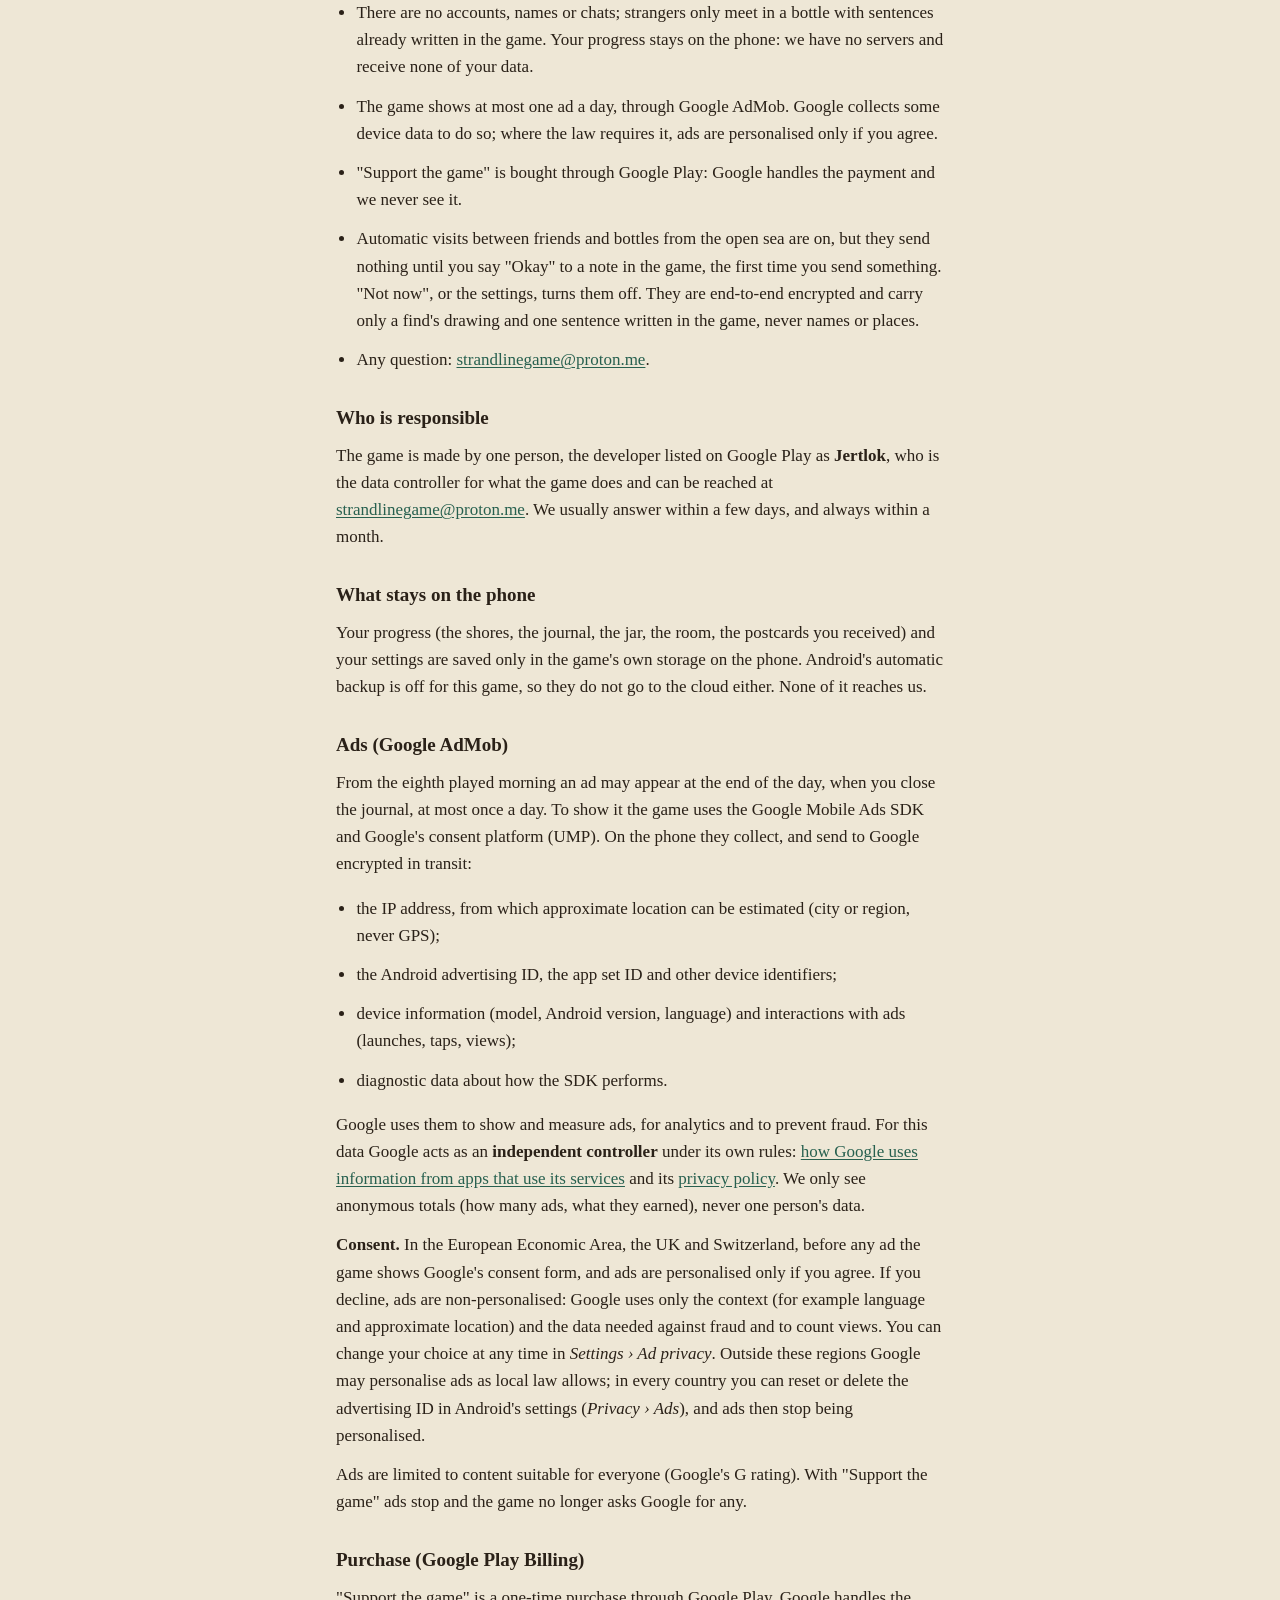
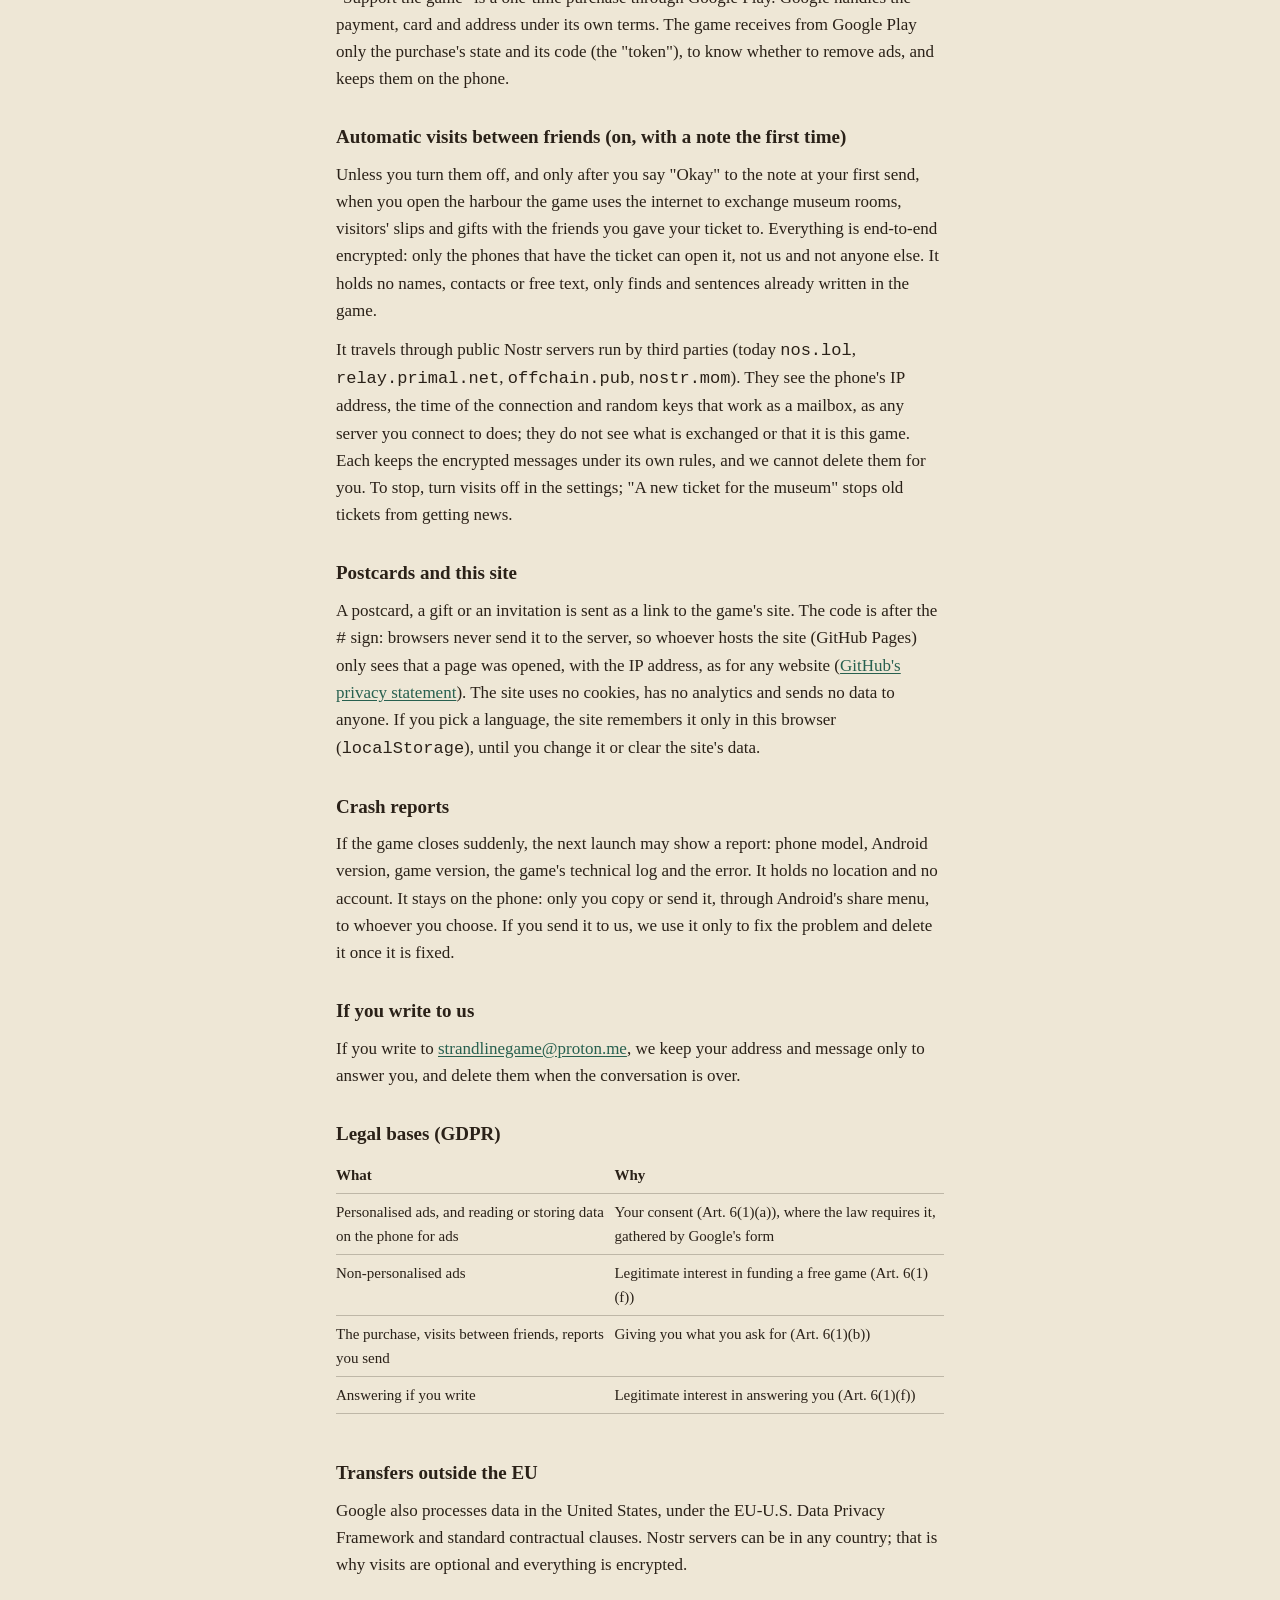
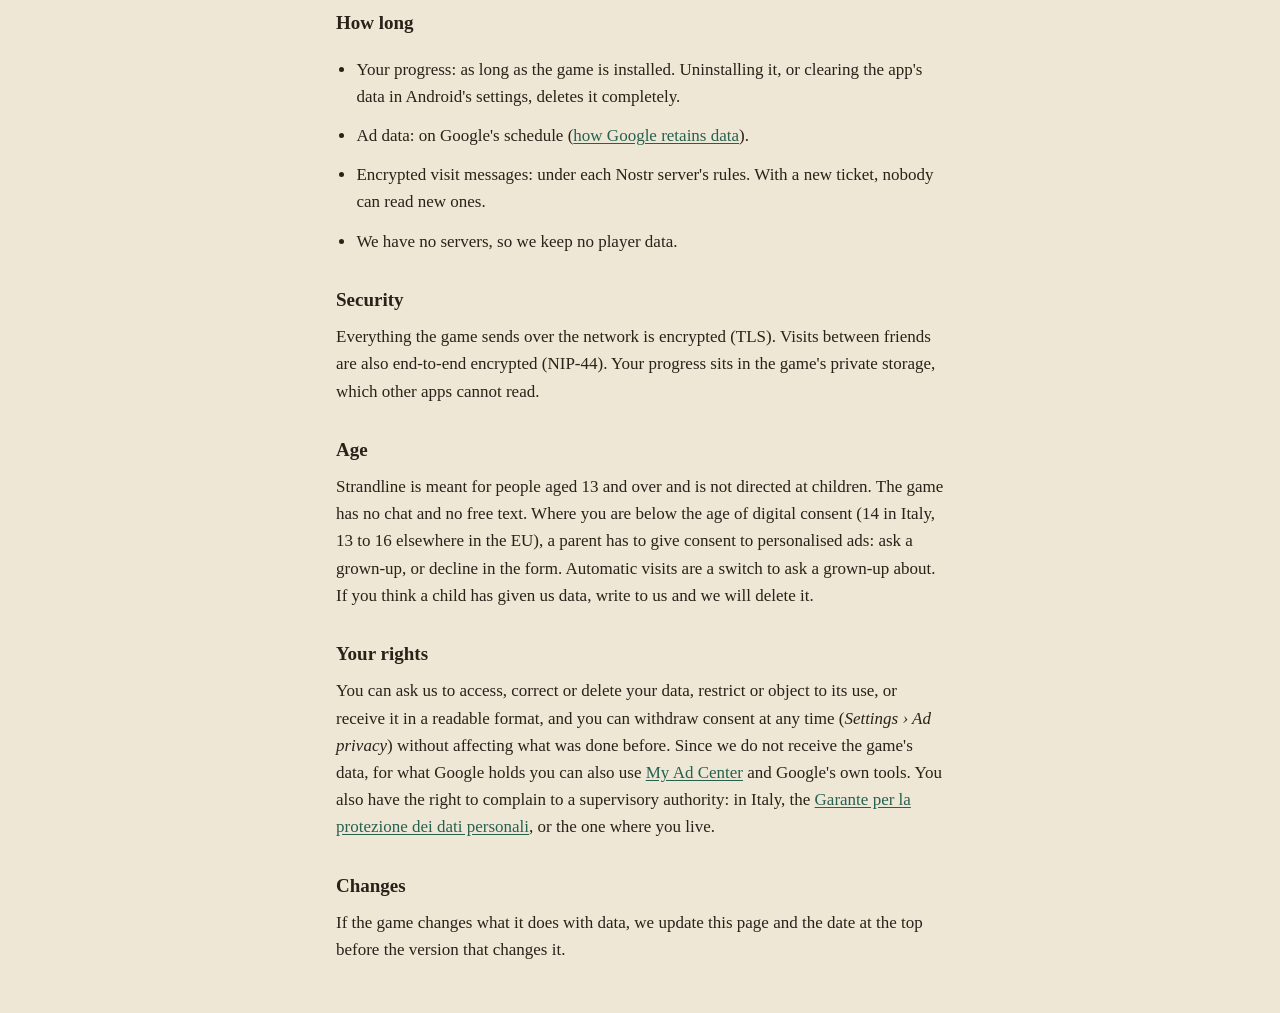
<file: privacy/index.html>
<!doctype html>
<html lang="it">
<head>
<meta charset="utf-8">
<meta name="viewport" content="width=device-width, initial-scale=1">
<meta http-equiv="Content-Security-Policy" content="default-src 'none'; style-src 'unsafe-inline'; img-src 'self'; base-uri 'none'; form-action 'none'">
<meta name="referrer" content="no-referrer">
<meta name="color-scheme" content="light dark">
<title>Informativa sulla privacy · Privacy policy · Strandline</title>
<meta name="description" content="Informativa sulla privacy di Strandline, gioco per Android: cosa raccolgono la pubblicità di Google, Google Play e le visite tra amici. Privacy policy in English below.">
<link rel="canonical" href="https://strandlinegame.github.io/privacy/">
<link rel="icon" href="/favicon.svg" type="image/svg+xml">
<style>
  :root { --paper: #eee7d6; --ink: #2a2118; --ink-soft: #514538; --rule: rgba(81, 69, 56, .3); --note: #27604f; }
  @media (prefers-color-scheme: dark) {
    :root:not([data-theme="light"]) { --paper: #1f2a2e; --ink: #efe8d8; --ink-soft: #cfc4ae; --rule: rgba(207, 196, 174, .3); --note: #7fbfa8; }
  }
  body { margin: 0; background: var(--paper); color: var(--ink);
    font: 17px/1.6 "Iowan Old Style", "Palatino Linotype", Palatino, Georgia, "Noto Serif", serif; }
  main { max-width: 38rem; margin: 0 auto; padding: 28px 16px 48px; }
  h1 { font-weight: 500; font-style: italic; font-size: 28px; line-height: 1.25; margin: 0 0 6px; }
  h2 { font-size: 19px; margin: 30px 0 8px; }
  p, li { margin: 0 0 12px; }
  ul { padding-left: 1.2em; }
  .soft { color: var(--ink-soft); }
  hr { border: 0; border-top: 1px solid var(--rule); margin: 40px 0; }
  a { color: var(--note); text-underline-offset: 2px; }
  a:focus-visible { outline: 2px solid var(--note); outline-offset: 2px; }
  table { border-collapse: collapse; width: 100%; font-size: 15px; margin: 0 0 14px; }
  th, td { text-align: left; vertical-align: top; padding: 6px 8px 6px 0; border-bottom: 1px solid var(--rule); }
  th { font-weight: 600; }
  .wrap { overflow-x: auto; }
</style>
</head>
<body>
<main>
  <p class="soft"><a href="#en" hreflang="en">English below</a> · <a href="/">Strandline</a></p>

  <section lang="it">
    <h1>Informativa sulla privacy</h1>
    <p class="soft">Strandline, un gioco di spiaggia per Android (<code>com.jertlok.strandline</code>). In vigore dal 1 novembre 2026.</p>

    <h2>In breve</h2>
    <ul>
      <li>Non ci sono account, nomi né chat; chi non conosci si incontra solo in una bottiglia con frasi già scritte nel gioco. La partita resta nel telefono: non abbiamo server e non riceviamo i tuoi dati.</li>
      <li>Il gioco mostra al massimo una pubblicità al giorno, tramite Google AdMob. Google raccoglie alcuni dati del dispositivo per farlo; dove la legge lo chiede, gli annunci sono personalizzati solo se dai il consenso.</li>
      <li>«Sostieni il gioco» si compra con Google Play: il pagamento lo gestisce Google, noi non lo vediamo.</li>
      <li>Le visite automatiche tra amici e le bottiglie dal largo sono accese, ma partono solo dopo che hai detto «Va bene» a una nota nel gioco, la prima volta che mandi qualcosa. Con «Non ora», o dalle impostazioni, si spengono. Viaggiano cifrate da un capo all'altro e contengono solo il disegno di un reperto e una frase scritta nel gioco, mai nomi né luoghi.</li>
      <li>Per qualunque domanda: <a href="mailto:strandlinegame@proton.me">strandlinegame@proton.me</a>.</li>
    </ul>

    <h2>Chi è il titolare</h2>
    <p>Il gioco è fatto da una persona, lo sviluppatore che su Google Play si chiama <strong>Jertlok</strong>. È il titolare del trattamento per quello che il gioco fa, e lo trovi a <a href="mailto:strandlinegame@proton.me">strandlinegame@proton.me</a>. Rispondiamo di solito entro pochi giorni, e comunque entro un mese.</p>

    <h2>Cosa resta nel telefono</h2>
    <p>La partita (le rive, il taccuino, il barattolo, la stanza, le cartoline ricevute) e le impostazioni sono salvate solo nella memoria del gioco sul telefono. Il backup automatico di Android è spento per questo gioco, quindi non vanno nemmeno nel cloud. Nessuno di questi dati arriva a noi.</p>

    <h2>Pubblicità (Google AdMob)</h2>
    <p>Dall'ottava mattina giocata può comparire una pubblicità a fine giornata, quando chiudi il taccuino, al massimo una al giorno. Per mostrarla il gioco usa l'SDK Google Mobile Ads e la piattaforma per il consenso di Google (UMP). Sul telefono questi raccolgono, e mandano a Google cifrati in transito:</p>
    <ul>
      <li>l'indirizzo IP, da cui si può stimare la posizione approssimativa (la città o la regione, mai il GPS);</li>
      <li>l'ID pubblicità di Android, l'ID del set di app e altri identificatori del dispositivo;</li>
      <li>informazioni sul dispositivo (modello, versione di Android, lingua) e le interazioni con gli annunci (aperture, tocchi, visualizzazioni);</li>
      <li>dati diagnostici sul funzionamento dell'SDK.</li>
    </ul>
    <p>Google li usa per mostrare e misurare gli annunci, per statistiche e per prevenire le frodi. Per questi dati Google agisce come <strong>titolare autonomo</strong>, secondo le sue regole: <a href="https://policies.google.com/technologies/partner-sites">come Google usa i dati delle app che usano i suoi servizi</a> e la sua <a href="https://policies.google.com/privacy">informativa sulla privacy</a>. Noi vediamo solo totali anonimi (quante pubblicità, quanto hanno reso), mai i dati di una persona.</p>
    <p><strong>Il consenso.</strong> Nello Spazio economico europeo, nel Regno Unito e in Svizzera, prima di qualunque pubblicità il gioco mostra il modulo di Google, e gli annunci sono personalizzati solo se acconsenti. Se rifiuti, sono annunci non personalizzati: Google usa solo il contesto (per esempio la lingua e la posizione approssimativa) e i dati che servono contro le frodi e per contare le visualizzazioni. Puoi cambiare scelta quando vuoi in <em>Impostazioni › Privacy della pubblicità</em>. Fuori da queste zone Google può personalizzare gli annunci secondo le leggi locali; in ogni paese puoi azzerare o eliminare l'ID pubblicità nelle impostazioni di Android (<em>Privacy › Annunci</em>), e così smettono di essere personalizzati.</p>
    <p>Gli annunci sono limitati ai contenuti adatti a tutti (la classe G di Google). Con «Sostieni il gioco» le pubblicità spariscono e il gioco non chiede più niente a Google per gli annunci.</p>

    <h2>Acquisto (Google Play Billing)</h2>
    <p>«Sostieni il gioco» è un acquisto unico tramite Google Play. Il pagamento, la carta e l'indirizzo li gestisce Google secondo le sue regole. Il gioco riceve da Google Play solo lo stato dell'acquisto e il suo codice (il «token»), per sapere se togliere le pubblicità; li tiene nel telefono.</p>

    <h2>Visite automatiche tra amici (accese, con una nota la prima volta)</h2>
    <p>Finché non le spegni (e solo dopo il tuo «Va bene» al primo invio), quando apri il porto il gioco usa internet per scambiare le sale del museo, i foglietti dei visitatori e i doni con gli amici a cui hai dato il tuo biglietto. Tutto è cifrato da un capo all'altro: lo possono aprire solo i telefoni che hanno il biglietto, non noi né nessun altro. Non contiene nomi, contatti né testo libero, solo reperti e frasi già scritte nel gioco.</p>
    <p>Passa attraverso server pubblici della rete Nostr gestiti da terzi (oggi <code>nos.lol</code>, <code>relay.primal.net</code>, <code>offchain.pub</code>, <code>nostr.mom</code>). Questi vedono l'indirizzo IP del telefono, l'ora della connessione e delle chiavi casuali che fanno da casella postale, come qualunque server a cui ti colleghi; non vedono cosa viene scambiato né che si tratta di questo gioco. Ognuno conserva i messaggi cifrati secondo le sue regole, e noi non possiamo cancellarli per te. Per smettere, spegni le visite nelle impostazioni; con «Un biglietto nuovo per il museo» i vecchi biglietti non ricevono più novità.</p>

    <h2>Cartoline e questa pagina</h2>
    <p>Una cartolina, un regalo o un invito si mandano come link al sito del gioco. Il codice sta dopo il segno <code>#</code>: il browser non lo manda mai al server, quindi chi ospita il sito (GitHub Pages) vede solo che una pagina è stata aperta, con l'indirizzo IP, come per qualunque sito (<a href="https://docs.github.com/en/site-policy/privacy-policies/github-general-privacy-statement">informativa di GitHub</a>). Il sito non usa cookie, non ha statistiche e non manda dati a nessuno. Se scegli una lingua, il sito la ricorda solo in questo browser (<code>localStorage</code>), finché non la cambi o non cancelli i dati del sito.</p>

    <h2>Rapporti di arresto</h2>
    <p>Se il gioco si chiude all'improvviso, alla volta dopo può mostrare un rapporto: modello del telefono, versione di Android, versione del gioco, il diario tecnico del gioco e l'errore. Non contiene la posizione né account. Resta nel telefono: lo copi o lo mandi solo tu, con il menu di condivisione di Android, a chi scegli. Se lo mandi a noi, lo usiamo solo per correggere il problema e lo cancelliamo quando è risolto.</p>

    <h2>Se ci scrivi</h2>
    <p>Se scrivi a <a href="mailto:strandlinegame@proton.me">strandlinegame@proton.me</a>, teniamo il tuo indirizzo e il messaggio solo per risponderti, e li cancelliamo quando la conversazione è chiusa.</p>

    <h2>Basi giuridiche (GDPR)</h2>
    <div class="wrap"><table>
      <tr><th scope="col">Cosa</th><th scope="col">Perché</th></tr>
      <tr><td>Pubblicità personalizzata, e leggere o salvare dati sul telefono per gli annunci</td><td>Il tuo consenso (art. 6.1.a), dove la legge lo chiede, raccolto dal modulo di Google</td></tr>
      <tr><td>Pubblicità non personalizzata</td><td>Il legittimo interesse a finanziare un gioco gratuito (art. 6.1.f)</td></tr>
      <tr><td>Acquisto, visite tra amici, rapporti che mandi</td><td>Darti quello che chiedi (art. 6.1.b)</td></tr>
      <tr><td>Risponderti se ci scrivi</td><td>Il legittimo interesse a risponderti (art. 6.1.f)</td></tr>
    </table></div>

    <h2>Trasferimenti fuori dall'UE</h2>
    <p>Google tratta i dati anche negli Stati Uniti, con le garanzie dell'EU-U.S. Data Privacy Framework e delle clausole contrattuali standard. I server Nostr possono trovarsi in qualunque paese; per questo le visite sono facoltative e tutto viaggia cifrato.</p>

    <h2>Per quanto tempo</h2>
    <ul>
      <li>La partita: finché il gioco è installato. Disinstallarlo, o cancellare i dati dell'app dalle impostazioni di Android, la cancella del tutto.</li>
      <li>I dati per la pubblicità: secondo i tempi di Google (<a href="https://policies.google.com/technologies/retention">come Google conserva i dati</a>).</li>
      <li>I messaggi cifrati delle visite: secondo le regole di ogni server Nostr. Con un biglietto nuovo nessuno può più leggerne di nuovi.</li>
      <li>Noi non abbiamo server, quindi non conserviamo dati dei giocatori.</li>
    </ul>

    <h2>Sicurezza</h2>
    <p>Tutto quello che il gioco manda in rete viaggia cifrato (TLS). Le visite tra amici sono anche cifrate da un capo all'altro (NIP-44). La partita sta nella memoria privata del gioco, che le altre app non possono leggere.</p>

    <h2>Età</h2>
    <p>Strandline è pensato per chi ha almeno 13 anni e non è rivolto ai bambini. Il gioco non ha chat né testo libero. In Italia sotto i 14 anni (o sotto l'età che stabilisce il tuo paese) il consenso agli annunci personalizzati lo deve dare un genitore: in quel caso chiedi a un adulto, oppure rifiuta nel modulo. Le visite automatiche sono un interruttore da chiedere a un adulto. Se pensi che un bambino ci abbia dato dei dati, scrivici e li cancelliamo.</p>

    <h2>I tuoi diritti</h2>
    <p>Puoi chiederci di accedere ai tuoi dati, correggerli, cancellarli, limitarne l'uso, riceverli in un formato leggibile o opporti al trattamento, e puoi ritirare il consenso in qualunque momento (<em>Impostazioni › Privacy della pubblicità</em>), senza che cambi quello che è stato fatto prima. Dato che non riceviamo i dati del gioco, per quelli che tiene Google puoi usare anche <a href="https://myadcenter.google.com/">Il mio Centro annunci</a> e gli strumenti di Google. Hai anche il diritto di presentare reclamo all'autorità di controllo: in Italia il <a href="https://www.garanteprivacy.it/">Garante per la protezione dei dati personali</a>.</p>

    <h2>Cambiamenti</h2>
    <p>Se il gioco cambia quello che fa con i dati, aggiorniamo questa pagina e la data in alto prima della versione che lo cambia.</p>
  </section>

  <hr>

  <section lang="en" id="en">
    <h1>Privacy policy</h1>
    <p class="soft">Strandline, a beach game for Android (<code>com.jertlok.strandline</code>). Effective 1 November 2026.</p>

    <h2>In short</h2>
    <ul>
      <li>There are no accounts, names or chats; strangers only meet in a bottle with sentences already written in the game. Your progress stays on the phone: we have no servers and receive none of your data.</li>
      <li>The game shows at most one ad a day, through Google AdMob. Google collects some device data to do so; where the law requires it, ads are personalised only if you agree.</li>
      <li>"Support the game" is bought through Google Play: Google handles the payment and we never see it.</li>
      <li>Automatic visits between friends and bottles from the open sea are on, but they send nothing until you say "Okay" to a note in the game, the first time you send something. "Not now", or the settings, turns them off. They are end-to-end encrypted and carry only a find's drawing and one sentence written in the game, never names or places.</li>
      <li>Any question: <a href="mailto:strandlinegame@proton.me">strandlinegame@proton.me</a>.</li>
    </ul>

    <h2>Who is responsible</h2>
    <p>The game is made by one person, the developer listed on Google Play as <strong>Jertlok</strong>, who is the data controller for what the game does and can be reached at <a href="mailto:strandlinegame@proton.me">strandlinegame@proton.me</a>. We usually answer within a few days, and always within a month.</p>

    <h2>What stays on the phone</h2>
    <p>Your progress (the shores, the journal, the jar, the room, the postcards you received) and your settings are saved only in the game's own storage on the phone. Android's automatic backup is off for this game, so they do not go to the cloud either. None of it reaches us.</p>

    <h2>Ads (Google AdMob)</h2>
    <p>From the eighth played morning an ad may appear at the end of the day, when you close the journal, at most once a day. To show it the game uses the Google Mobile Ads SDK and Google's consent platform (UMP). On the phone they collect, and send to Google encrypted in transit:</p>
    <ul>
      <li>the IP address, from which approximate location can be estimated (city or region, never GPS);</li>
      <li>the Android advertising ID, the app set ID and other device identifiers;</li>
      <li>device information (model, Android version, language) and interactions with ads (launches, taps, views);</li>
      <li>diagnostic data about how the SDK performs.</li>
    </ul>
    <p>Google uses them to show and measure ads, for analytics and to prevent fraud. For this data Google acts as an <strong>independent controller</strong> under its own rules: <a href="https://policies.google.com/technologies/partner-sites">how Google uses information from apps that use its services</a> and its <a href="https://policies.google.com/privacy">privacy policy</a>. We only see anonymous totals (how many ads, what they earned), never one person's data.</p>
    <p><strong>Consent.</strong> In the European Economic Area, the UK and Switzerland, before any ad the game shows Google's consent form, and ads are personalised only if you agree. If you decline, ads are non-personalised: Google uses only the context (for example language and approximate location) and the data needed against fraud and to count views. You can change your choice at any time in <em>Settings › Ad privacy</em>. Outside these regions Google may personalise ads as local law allows; in every country you can reset or delete the advertising ID in Android's settings (<em>Privacy › Ads</em>), and ads then stop being personalised.</p>
    <p>Ads are limited to content suitable for everyone (Google's G rating). With "Support the game" ads stop and the game no longer asks Google for any.</p>

    <h2>Purchase (Google Play Billing)</h2>
    <p>"Support the game" is a one-time purchase through Google Play. Google handles the payment, card and address under its own terms. The game receives from Google Play only the purchase's state and its code (the "token"), to know whether to remove ads, and keeps them on the phone.</p>

    <h2>Automatic visits between friends (on, with a note the first time)</h2>
    <p>Unless you turn them off, and only after you say "Okay" to the note at your first send, when you open the harbour the game uses the internet to exchange museum rooms, visitors' slips and gifts with the friends you gave your ticket to. Everything is end-to-end encrypted: only the phones that have the ticket can open it, not us and not anyone else. It holds no names, contacts or free text, only finds and sentences already written in the game.</p>
    <p>It travels through public Nostr servers run by third parties (today <code>nos.lol</code>, <code>relay.primal.net</code>, <code>offchain.pub</code>, <code>nostr.mom</code>). They see the phone's IP address, the time of the connection and random keys that work as a mailbox, as any server you connect to does; they do not see what is exchanged or that it is this game. Each keeps the encrypted messages under its own rules, and we cannot delete them for you. To stop, turn visits off in the settings; "A new ticket for the museum" stops old tickets from getting news.</p>

    <h2>Postcards and this site</h2>
    <p>A postcard, a gift or an invitation is sent as a link to the game's site. The code is after the <code>#</code> sign: browsers never send it to the server, so whoever hosts the site (GitHub Pages) only sees that a page was opened, with the IP address, as for any website (<a href="https://docs.github.com/en/site-policy/privacy-policies/github-general-privacy-statement">GitHub's privacy statement</a>). The site uses no cookies, has no analytics and sends no data to anyone. If you pick a language, the site remembers it only in this browser (<code>localStorage</code>), until you change it or clear the site's data.</p>

    <h2>Crash reports</h2>
    <p>If the game closes suddenly, the next launch may show a report: phone model, Android version, game version, the game's technical log and the error. It holds no location and no account. It stays on the phone: only you copy or send it, through Android's share menu, to whoever you choose. If you send it to us, we use it only to fix the problem and delete it once it is fixed.</p>

    <h2>If you write to us</h2>
    <p>If you write to <a href="mailto:strandlinegame@proton.me">strandlinegame@proton.me</a>, we keep your address and message only to answer you, and delete them when the conversation is over.</p>

    <h2>Legal bases (GDPR)</h2>
    <div class="wrap"><table>
      <tr><th scope="col">What</th><th scope="col">Why</th></tr>
      <tr><td>Personalised ads, and reading or storing data on the phone for ads</td><td>Your consent (Art. 6(1)(a)), where the law requires it, gathered by Google's form</td></tr>
      <tr><td>Non-personalised ads</td><td>Legitimate interest in funding a free game (Art. 6(1)(f))</td></tr>
      <tr><td>The purchase, visits between friends, reports you send</td><td>Giving you what you ask for (Art. 6(1)(b))</td></tr>
      <tr><td>Answering if you write</td><td>Legitimate interest in answering you (Art. 6(1)(f))</td></tr>
    </table></div>

    <h2>Transfers outside the EU</h2>
    <p>Google also processes data in the United States, under the EU-U.S. Data Privacy Framework and standard contractual clauses. Nostr servers can be in any country; that is why visits are optional and everything is encrypted.</p>

    <h2>How long</h2>
    <ul>
      <li>Your progress: as long as the game is installed. Uninstalling it, or clearing the app's data in Android's settings, deletes it completely.</li>
      <li>Ad data: on Google's schedule (<a href="https://policies.google.com/technologies/retention">how Google retains data</a>).</li>
      <li>Encrypted visit messages: under each Nostr server's rules. With a new ticket, nobody can read new ones.</li>
      <li>We have no servers, so we keep no player data.</li>
    </ul>

    <h2>Security</h2>
    <p>Everything the game sends over the network is encrypted (TLS). Visits between friends are also end-to-end encrypted (NIP-44). Your progress sits in the game's private storage, which other apps cannot read.</p>

    <h2>Age</h2>
    <p>Strandline is meant for people aged 13 and over and is not directed at children. The game has no chat and no free text. Where you are below the age of digital consent (14 in Italy, 13 to 16 elsewhere in the EU), a parent has to give consent to personalised ads: ask a grown-up, or decline in the form. Automatic visits are a switch to ask a grown-up about. If you think a child has given us data, write to us and we will delete it.</p>

    <h2>Your rights</h2>
    <p>You can ask us to access, correct or delete your data, restrict or object to its use, or receive it in a readable format, and you can withdraw consent at any time (<em>Settings › Ad privacy</em>) without affecting what was done before. Since we do not receive the game's data, for what Google holds you can also use <a href="https://myadcenter.google.com/">My Ad Center</a> and Google's own tools. You also have the right to complain to a supervisory authority: in Italy, the <a href="https://www.garanteprivacy.it/">Garante per la protezione dei dati personali</a>, or the one where you live.</p>

    <h2>Changes</h2>
    <p>If the game changes what it does with data, we update this page and the date at the top before the version that changes it.</p>
  </section>
</main>
</body>
</html>
</file>
<file: style.css>
/* Strandline, the site root: the harbour as it is at the visitor's own hour, then the game's field journal (Taccuino),
   open on the dune: a spread on a wide screen, one leaf at a time on a phone. Colours from the game's palette (DESIGN.md),
   images from real captures (tools/site_images.py); Literata and Atkinson Hyperlegible Next, self-hosted. */
@font-face { font-family: "Literata"; src: url(fonts/literata.woff) format("woff"); font-weight: 400 500; font-style: normal; font-display: swap; }
@font-face { font-family: "Literata"; src: url(fonts/literata-italic.woff) format("woff"); font-weight: 400 500; font-style: italic; font-display: swap; }
@font-face { font-family: "Atkinson Hyperlegible Next"; src: url(fonts/atkinson-next.woff) format("woff"); font-weight: 400 700; font-display: swap; }

:root {
  --sand: #ead3a2; --sand-wet: #d3b67d; --soaked: #cfa96d; --sea: #458a9a; --sea-band: #9cc5cc; --sea-night: #1f4858;
  --paper: #eee7d6; --card: #f7f5ee; --ink: #2a2118; --ink-soft: #514538; --veiled: #8c7d69; --note: #27604f;
  --fg: var(--ink); --fg-soft: var(--ink-soft); --hint: var(--note);
  --desk: var(--sand) url(img/sand.webp) 0 0 / 760px auto;
  --serif: "Literata", "Iowan Old Style", Georgia, serif;
  --sans: "Atkinson Hyperlegible Next", system-ui, sans-serif;
  color-scheme: light;
}
/* Night: the tide has covered the shore, as after nine in the evening in the game. The book stays paper and ink. */
@media (prefers-color-scheme: dark) {
  :root:not([data-theme="light"]) {
    --fg: #efe8d8; --fg-soft: #cdc3ae; --hint: #93d3bb;
    --desk: var(--sea-night) url(img/burin.svg) 0 0 / 420px 150px;
    color-scheme: dark;
  }
}

* { box-sizing: border-box; }
html { -webkit-text-size-adjust: 100%; scrollbar-color: var(--veiled) transparent; }
body { margin: 0; color: var(--fg); font: 18px/1.6 var(--serif); font-variant-numeric: oldstyle-nums; background: var(--desk); }
img { max-width: 100%; height: auto; }
::selection { background: var(--sea-band); color: var(--ink); }
a { color: inherit; text-decoration-color: var(--hint); text-decoration-thickness: 1.5px; text-underline-offset: 4px; }
a:hover { text-decoration-thickness: 2.5px; }
:focus-visible { outline: 3px solid var(--hint); outline-offset: 3px; border-radius: 2px; }
[hidden] { display: none !important; }
html[data-lang="it"] [lang="en"], html[data-lang="en"] [lang="it"] { display: none !important; }
h1, h2, h3 { font-weight: 500; text-wrap: balance; }
p { text-wrap: pretty; }
.skip {
  position: absolute; left: 16px; top: -60px; z-index: 9; padding: 12px 16px; background: var(--card); color: var(--ink);
  font: 16px/1 var(--sans); border-radius: 2px;
}
.skip:focus { top: 12px; }
.sr { position: absolute; width: 1px; height: 1px; margin: -1px; overflow: hidden; clip-path: inset(50%); white-space: nowrap; }

/* ---------- Paper things: the brand and language tags, the luggage-tag way, the hung tags. ---------- */
.paper { background: var(--card); color: var(--ink); box-shadow: 0 4px 10px rgb(20 18 14 / .28); border-radius: 2px; }
.topline {
  position: absolute; z-index: 2; inset: 0 0 auto; display: flex; justify-content: space-between; align-items: flex-start; gap: 12px;
  padding: 14px 16px 0;
}
.brand {
  display: inline-flex; align-items: center; gap: 10px; padding: 8px 16px 8px 10px; min-height: 48px;
  font: 500 1.2rem/1 var(--serif); text-decoration: none; transform: rotate(-.8deg);
}
.mark { width: 30px; height: 30px; flex: none; }
.lang { display: flex; padding: 0 6px; font: 15px/1 var(--sans); transform: rotate(.8deg); }
.lang a { display: inline-flex; align-items: center; padding: 12px 10px; min-height: 48px; text-decoration-thickness: 1px; }
.lang a[aria-current] { font-weight: 700; text-decoration: none; }

/* The way: a luggage tag whose cut end points the way (the game's way back), hole and all. Before the Play link it is
   only the tag, nothing to press. */
.way {
  position: relative; isolation: isolate; display: inline-flex; align-items: center; min-height: 56px; margin: 0;
  padding: 12px 26px 12px 48px; font: 500 1.15rem/1.25 var(--serif); color: var(--ink); text-decoration: none;
  transform: rotate(-.6deg); filter: drop-shadow(0 5px 6px rgb(42 33 24 / .28));
}
.way::before, .way::after { content: ""; position: absolute; z-index: -1; clip-path: polygon(20px 0, 100% 0, 100% 100%, 20px 100%, 0 50%); }
.way::before { inset: 0; background: var(--ink); }
.way::after {
  inset: 1.3px 2.8px 2.8px 1.6px;
  background: radial-gradient(circle at 22px 50%, var(--sand-wet) 0 4.5px, var(--ink-soft) 5px 6.2px, transparent 6.8px), var(--card);
}
a.way { transition: transform .3s cubic-bezier(.2, .8, .3, 1); }
a.way:hover { transform: rotate(-.6deg) translateX(-4px); }

/* ---------- Now: the harbour at the visitor's hour (now.js sets data-band; without it, the day). ---------- */
.now {
  position: relative; min-height: max(100svh, 560px); display: flex; align-items: flex-end; padding: 96px 16px 28px;
  background: #9cc5cc center 42% / cover no-repeat;
}
.bg { position: absolute; inset: 0; z-index: 0; overflow: hidden; pointer-events: none; }
.bg picture { position: absolute; inset: 0; display: none; }
.bg img { display: block; width: 100%; height: 100%; object-fit: cover; object-position: center 42%; }
:root[data-band="dawn"] .bg .h-dawn, :root[data-band="day"] .bg .h-day, :root[data-band="golden"] .bg .h-golden,
:root[data-band="night"] .bg .h-night { display: block; }
:root[data-band="night"] .now { background-color: #1f2f4a; }
/* What the hour says, on a paper tag hung over the quay. */
.say {
  position: relative; width: min(100%, 36rem); padding: 20px 22px 24px; background: var(--paper); color: var(--ink);
  border: 1.5px solid var(--veiled); border-radius: 2px; transform: rotate(.5deg); box-shadow: 0 14px 30px rgb(16 18 28 / .32);
}
@media (min-width: 900px) { .now { padding: 120px 7vw 9svh; } .say { padding: 26px 30px 30px; } }
.clock { margin: 0; font: 15px/1.3 var(--sans); color: var(--ink-soft); min-height: 1.3em; }
.hour { margin: 6px 0 12px; font-size: clamp(1.85rem, 3.2vw + .6rem, 3.1rem); line-height: 1.08; letter-spacing: -.015em; font-weight: 500; }
.hour > span { display: none; }
:root[data-band="dawn"] .hour .dawn, :root[data-band="day"] .hour .day, :root[data-band="golden"] .hour .golden,
:root[data-band="night"] .hour .night { display: inline; }
.say h1 { margin: 0 0 20px; font: 400 clamp(1.05rem, .4vw + 1rem, 1.25rem)/1.45 var(--serif); max-width: 34ch; }
.say h1 strong { font-weight: 500; }
.say .act { display: flex; flex-wrap: wrap; align-items: center; gap: 14px 22px; }
.open-book { font: 16px/1.3 var(--sans); padding: 12px 0; }

/* ---------- The journal: cloth, pages bowed into the gutter, one leaf or one spread in view. ---------- */
.desk { padding: 56px 0 40px; }
.book {
  position: relative; margin: 0 auto; width: min(1200px, calc(100% - 64px)); padding: 14px;
  background: radial-gradient(ellipse at 50% 50%, #4f95a4 40%, #3c7888 85%, #2f6372); border-radius: 2px;
  box-shadow: 0 18px 40px rgb(20 16 10 / .35), 0 2px 0 #2b5a68;
}
.leaves {
  display: flex; height: clamp(600px, calc(100svh - 150px), 860px); overflow-x: auto; overflow-y: hidden;
  scroll-snap-type: x mandatory; overscroll-behavior-x: contain; scrollbar-width: none; background: var(--paper); color: var(--ink);
}
.leaves::-webkit-scrollbar { display: none; }
@media (prefers-reduced-motion: no-preference) { .leaves { scroll-behavior: smooth; } }
.page {
  --pad: clamp(24px, 3.2vw, 52px);
  position: relative; flex: 0 0 50%; padding: var(--pad); overflow-y: auto; scroll-snap-align: start;
  background: linear-gradient(to left, rgb(42 33 24 / .09), transparent 8%);
}
.page:nth-child(even) { background: linear-gradient(to right, rgb(42 33 24 / .09), transparent 8%); scroll-snap-align: none; }
@media (max-width: 899px) {
  .desk { padding: 32px 0 28px; }
  .book { width: auto; margin: 0 0 0 10px; padding: 12px 0 12px 12px; border-radius: 2px 0 0 2px; }
  .leaves { height: max(560px, calc(100svh - 120px)); }
  .page, .page:nth-child(even) { flex-basis: 100%; scroll-snap-align: start; background: linear-gradient(to right, rgb(42 33 24 / .09), transparent 6%); }
}
/* Turning pages: a folded corner at the foot of each outer page (the cloth shows where the corner was lifted), and a row of
   beads under the book, one for each view, the one in sight filled. Without scripting none of it shows; the book still swipes. */
.turn {
  position: absolute; bottom: 14px; z-index: 2; width: 76px; height: 76px; padding: 0; border: 0; background: none; cursor: pointer;
  color: var(--ink); -webkit-tap-highlight-color: transparent;
}
.turn-on { right: 14px; }
.turn-back { left: 14px; transform: scaleX(-1); }
.turn svg { display: block; width: 100%; height: 100%; overflow: visible; }
.turn .cut { fill: #3f7c8c; }
.turn .flap { fill: var(--card); stroke: var(--ink-soft); stroke-width: 1.4; stroke-linejoin: round; filter: drop-shadow(-2px 3px 3px rgb(42 33 24 / .35)); transform-origin: 72% 72%; }
.turn .arrow { fill: none; stroke: var(--ink); stroke-width: 3; stroke-linecap: round; stroke-linejoin: round; }
@media (prefers-reduced-motion: no-preference) {
  .turn .flap { transition: transform .25s cubic-bezier(.2, .8, .3, 1); }
  .turn:hover:not(:disabled) .flap, .turn:focus-visible .flap { transform: scale(1.12); }
}
.turn:active:not(:disabled) .flap { transform: scale(1.18); }
/* No page that way: the corner lies flat, only its fold line left, dashed. */
.turn:disabled { cursor: default; }
.turn:disabled .flap { fill: none; stroke-dasharray: 3 5; stroke-width: 1.6; filter: none; opacity: .5; transform: scale(.82); }
.turn:disabled .cut { fill: none; }
.turn:disabled .arrow { display: none; }
.turn:focus-visible { outline: 3px solid var(--hint); outline-offset: -4px; border-radius: 4px; }
.page { padding-bottom: calc(var(--pad) + 40px); }
.leafing { display: flex; justify-content: center; align-items: center; gap: 4px 14px; margin: 14px auto 0; padding: 0 16px; flex-wrap: wrap; }
.beads { display: flex; align-items: center; }
.beads button { width: 44px; height: 44px; padding: 0; border: 0; background: none; cursor: pointer; display: grid; place-items: center; -webkit-tap-highlight-color: transparent; }
.beads button::before {
  content: ""; width: 14px; height: 14px; box-sizing: border-box; border-radius: 52% 48% 55% 45% / 48% 54% 46% 52%;
  border: 2px solid var(--fg); background: transparent;
}
.beads button[aria-current="page"]::before { background: var(--fg); transform: scale(1.25); }
.beads button:hover::before { background: var(--fg-soft); }
.beads button:focus-visible { outline: 3px solid var(--hint); outline-offset: -2px; border-radius: 8px; }
.count { font: 15px var(--sans); color: var(--fg-soft); min-width: 4.5ch; text-align: center; font-variant-numeric: tabular-nums; }

/* Type on the page. */
.page h2 { margin: 6px 0 14px; font-size: clamp(1.6rem, 1.6vw + 1rem, 2.2rem); line-height: 1.12; }
.page p { margin: 0 0 .8em; }
.tav { margin: 0; font: 15px/1.3 var(--sans); color: var(--ink-soft); letter-spacing: .02em; }
.hand { font-style: italic; color: var(--note); }
.small { font: 16px/1.5 var(--sans); color: var(--ink-soft); }
.title { margin: 9svh 0 6px; font-size: clamp(3rem, 5vw + 1rem, 5rem); line-height: 1.05; letter-spacing: -.02em; }
.subtitle { font-style: italic; font-size: 1.25rem; color: var(--ink-soft); }
.entry { max-width: 32ch; margin-top: 4svh; font-size: clamp(1.05rem, .4vw + .95rem, 1.2rem); }
.page .way { margin-top: 3svh; }
.foot { position: absolute; left: var(--pad); right: var(--pad); bottom: 18px; margin: 0; }

/* ---------- Tav. I: a green glass under a heap of dry sand. Brush it away, tap to wet it (site.js). ---------- */
.dig { position: relative; margin: 2svh auto 0; width: min(100%, 420px); }
.bed { position: relative; aspect-ratio: 1; display: grid; place-items: center; --tile: 380px; }
/* The dried water ring the game draws under a plate's find. */
.ring { position: absolute; inset: 9%; border-radius: 47% 53% 50% 50% / 52% 48% 52% 48%;
  background: radial-gradient(closest-side, rgb(207 169 109 / .30), rgb(207 169 109 / .18) 72%, rgb(150 110 60 / .24) 76%, transparent 80%); }
.find { position: relative; grid-area: 1 / 1; width: 46%; transform: rotate(-12deg); }
.find.wet { opacity: 0; }
@media (prefers-reduced-motion: no-preference) { .find.wet { transition: opacity .9s cubic-bezier(.2, .8, .3, 1); } }
.dig[data-state="wet"] .find.wet { opacity: 1; }
.bed canvas { position: absolute; inset: 0; width: 100%; height: 100%; touch-action: pan-y; cursor: crosshair; }
.dig:not(.live) canvas, .dig:not(.live) .says { display: none; }
.dig[data-state="dry"] canvas, .dig[data-state="wet"] canvas { opacity: 0; pointer-events: none; }
@media (prefers-reduced-motion: no-preference) { .dig canvas { transition: opacity .45s; } }
.dig:not(.live) .find.wet { opacity: 1; }
.dig:not(.live) .do { display: none; }
.dig[data-state="dry"] .find.dry, .dig[data-state="wet"] .find { cursor: default; }
/* Hints are words written in the damp sand (the game's hand note), not controls. */
.says { margin: 6px 0 0; text-align: center; font: italic 1.1rem/1.35 var(--serif); color: #5a4630; min-height: 2.7em; }
.says span[data-step] { display: none; }
.dig[data-state="bury"] .says [data-step="bury"], .dig[data-state="dry"] .says [data-step="dry"], .dig[data-state="wet"] .says [data-step="wet"] { display: inline; }
.do { display: block; margin: 4px auto 0; min-height: 48px; padding: 10px 18px; font: 16px/1.2 var(--sans); color: var(--ink);
  background: var(--card); border: 1.5px solid var(--ink-soft); border-radius: 2px; cursor: pointer; }
.do [data-step] { display: none; }
.dig[data-state="bury"] .do [data-step="bury"], .dig[data-state="dry"] .do [data-step="dry"] { display: inline; }
.dig[data-state="wet"] .do { display: none; }
.plate-name { text-align: center; }
.plate-name h3 { margin: 10px 0 2px; font-size: clamp(1.3rem, 1vw + 1rem, 1.6rem); line-height: 1.2; }
.plate-name p { margin: 0 auto 6px; max-width: 34ch; }
.dig.live:not([data-state="wet"]) .plate-name { visibility: hidden; }
@media (prefers-reduced-motion: no-preference) {
  .dig.live .plate-name { transition: opacity .5s .9s, transform .5s .9s; }
  .dig.live:not([data-state="wet"]) .plate-name { opacity: 0; transform: translateY(10px); }
}

/* A morning, as the hand wrote it. */
.day { list-style: none; margin: 18px 0 0; padding: 0; display: grid; gap: 16px; max-width: 36ch; }
.day b { display: block; font-weight: 500; font-size: 1.2rem; }
.pinned { margin: 22px 0 0; width: min(46%, 190px); float: right; transform: rotate(2.2deg); }
.pinned img, .snap img { display: block; width: 100%; border-radius: 2px; box-shadow: 0 8px 16px rgb(42 33 24 / .25); }
@media (max-width: 899px) { .pinned { float: none; margin: 18px auto 0; width: min(58%, 210px); } }

/* Tav. II: finds laid loose, each its own size, tilt and drop; never a grid. */
.loose { list-style: none; margin: 10px 0 0; padding: 0; display: flex; flex-wrap: wrap; justify-content: space-around; align-items: center; gap: 4px 6px; }
.loose li { display: grid; justify-items: center; gap: 2px; width: var(--w); margin-top: var(--y, 0); text-align: center; }
.loose img { width: 100%; transform: rotate(var(--r, 0deg)); filter: drop-shadow(2px 4px 3px rgb(42 33 24 / .22)); }
.loose span { font-style: italic; font-size: .9rem; line-height: 1.25; color: var(--ink-soft); }
@media (max-width: 899px) { .loose li:nth-child(n+10) { display: none; } .loose li { width: calc(var(--w) * .82); } }
/* Each find's size (the plate keeps their sizes relative), tilt and drop: set here, the page's CSP allows no inline style. */
.loose li:nth-child(1) { --w:74px;--r:-8deg; }
.loose li:nth-child(2) { --w:150px;--r:-14deg;--y:18px; }
.loose li:nth-child(3) { --w:100px;--r:6deg;--y:-10px; }
.loose li:nth-child(4) { --w:70px;--r:10deg;--y:24px; }
.loose li:nth-child(5) { --w:84px;--r:24deg;--y:-6px; }
.loose li:nth-child(6) { --w:122px;--r:-4deg;--y:10px; }
.loose li:nth-child(7) { --w:66px;--y:30px; }
.loose li:nth-child(8) { --w:128px;--r:-16deg;--y:-14px; }
.loose li:nth-child(9) { --w:90px;--r:8deg;--y:14px; }
.loose li:nth-child(10) { --w:80px;--r:28deg;--y:-4px; }
.loose li:nth-child(11) { --w:80px;--r:-22deg;--y:20px; }
.loose li:nth-child(12) { --w:104px;--r:12deg; }
.more-finds { margin-top: 10px; text-align: right; }

/* The jar, the room, the post: real captures on paper, tilted a little, never framed in wood. */
.shot { margin: 18px auto 0; width: min(78%, 300px); }
.shot img { display: block; width: 100%; max-height: 46svh; object-fit: contain; box-shadow: 0 8px 18px rgb(42 33 24 / .25); }
.shot.l { transform: rotate(-1.6deg); }
.shot.r { transform: rotate(1.8deg); }
.shot figcaption { margin-top: 8px; font: italic 15px/1.3 var(--serif); color: var(--ink-soft); text-align: center; }
.tally { display: block; margin: 12px auto 0; width: 150px; height: 34px; color: var(--ink-soft); }
.bottle { width: 92px; margin: -30px 0 0 auto; transform: rotate(-14deg); display: block; }

/* The last leaf: the night, and the way. */
.last { display: flex; flex-direction: column; justify-content: center; }
.last h2 { font-size: clamp(2rem, 2.6vw + 1rem, 3rem); }

/* ---------- Questions and the foot: plain text on the dune (or the night sea). ---------- */
.faq { max-width: 46rem; margin: 0 auto; padding: 48px 16px 24px; }
.faq h2 { font-size: clamp(1.7rem, 1.4vw + 1.2rem, 2.3rem); margin: 0 0 18px; }
.faq dl { margin: 0; }
.faq dl > div { padding: 16px 0; border-top: 1.5px solid rgb(81 69 56 / .35); }
.faq dt { font-weight: 500; font-size: 1.15rem; }
.faq dd { margin: 4px 0 0; }
footer { max-width: 46rem; margin: 0 auto; padding: 20px 16px 48px; font: 15px/1.6 var(--sans); color: var(--fg-soft); }
footer .links { display: flex; flex-wrap: wrap; gap: 4px 20px; }
footer .links a { display: inline-flex; align-items: center; min-height: 48px; }
footer p { margin: 0 0 6px; }
@media (prefers-color-scheme: dark) {
  :root:not([data-theme="light"]) .faq dl > div { border-top-color: var(--veiled); }
}
</file>
